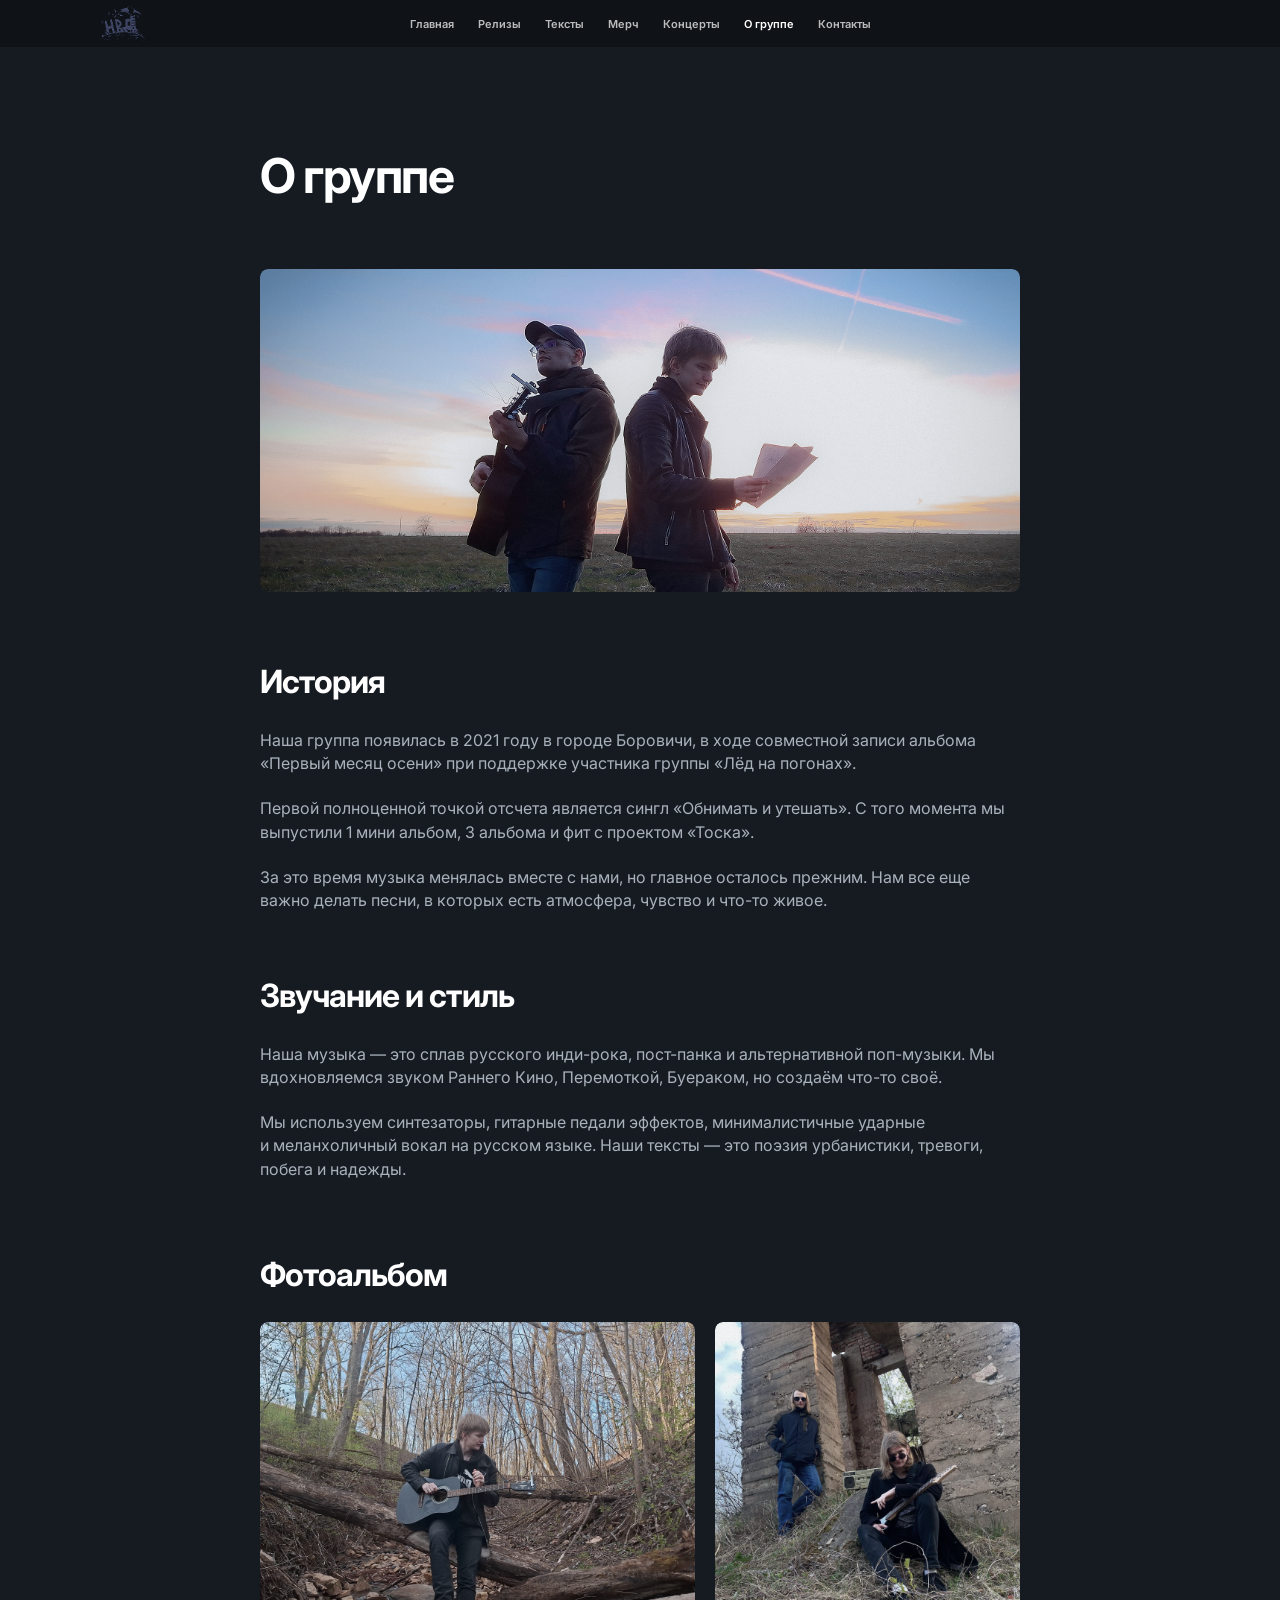
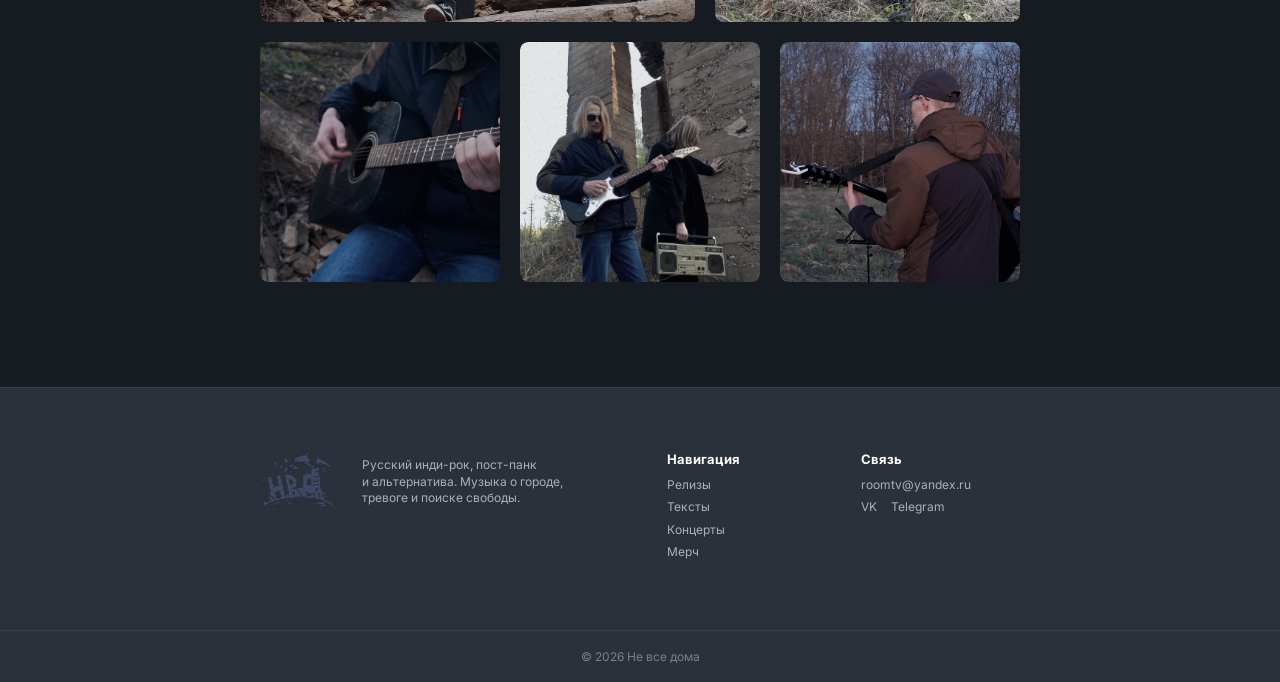
<file: about.html>
<!DOCTYPE html>
<html lang="ru">
<head>
    <meta charset="UTF-8">
    <meta name="viewport" content="width=device-width, initial-scale=1.0">
    <title>О&nbsp;группе — Не все дома</title>

    <link rel="preconnect" href="https://fonts.googleapis.com">
    <link rel="preconnect" href="https://fonts.gstatic.com" crossorigin>

    <link href="https://fonts.googleapis.com/css2?family=Inter:wght@300;400;500;600;700;800;900&display=swap" rel="stylesheet">

    <link rel="icon" type="image/png" href="assets/images/logo.png">
    <link rel="stylesheet" href="css/style.css">
    <link rel="stylesheet" href="css/about.css">
</head>
<body>

    <header class="header">
        <div class="header__inner">
            <a href="index.html" class="header__logo" aria-label="На главную">
                <img src="assets/images/logo.png" alt="Не все дома">
            </a>

            <nav class="header__nav">
                <a href="index.html">Главная</a>
                <a href="releases.html">Релизы</a>
                <a href="lyrics.html">Тексты</a>
                <a href="merch.html">Мерч</a>
                <a href="concerts.html">Концерты</a>
                <a href="about.html" class="is-active">О&nbsp;группе</a>
                <a href="contacts.html">Контакты</a>
            </nav>

            <button class="burger" type="button" aria-label="Открыть меню">
                <span></span>
                <span></span>
            </button>
        </div>
    </header>

    <main>
        <section class="about-page">
            <div class="container about-page__container">

                <div class="about-page__head" data-reveal>
                    <h1>О&nbsp;группе</h1>
                </div>

                <div class="about-hero-photo" data-reveal>
                    <img src="assets/images/about-hero.jpg" alt="Группа Не все дома">
                </div>

                <section class="about-text-block" data-reveal>
                    <h2>История</h2>

                    <p>
                        Наша группа появилась в&nbsp;2021 году в&nbsp;городе Боровичи, в&nbsp;ходе совместной записи альбома
                        «Первый месяц осени» при&nbsp;поддержке участника группы «Лёд на&nbsp;погонах».
                    </p>

                    <p>
                        Первой полноценной точкой отсчета является сингл «Обнимать и&nbsp;утешать».
                        С&nbsp;того момента мы выпустили 1 мини альбом, 3 альбома и&nbsp;фит с&nbsp;проектом «Тоска».
                    </p>

                    <p>
                        За&nbsp;это время музыка менялась вместе с&nbsp;нами, но&nbsp;главное осталось прежним.
                        Нам все еще важно делать песни, в&nbsp;которых есть атмосфера, чувство и&nbsp;что-то живое.
                    </p>
                </section>

                <section class="about-text-block" data-reveal>
                    <h2>Звучание и&nbsp;стиль</h2>

                    <p>
                        Наша музыка — это сплав русского инди-рока, пост-панка и&nbsp;альтернативной поп-музыки.
                        Мы вдохновляемся звуком Раннего Кино, Перемоткой, Буераком, но&nbsp;создаём что-то своё.
                    </p>

                    <p>
                        Мы используем синтезаторы, гитарные педали эффектов, минималистичные ударные
                        и&nbsp;меланхоличный вокал на&nbsp;русском языке. Наши тексты — это поэзия урбанистики,
                        тревоги, побега и&nbsp;надежды.
                    </p>
                </section>

                <section class="about-gallery-section" data-reveal>
                    <h2>Фотоальбом</h2>

                    <div class="about-gallery">
                        <figure class="about-gallery__item about-gallery__item--top-left">
                            <img src="assets/images/about-photo-1.jpg" alt="Фото группы">
                        </figure>

                        <figure class="about-gallery__item about-gallery__item--top-right">
                            <img src="assets/images/about-photo-2.jpg" alt="Фото группы">
                        </figure>

                        <figure class="about-gallery__item about-gallery__item--small-1">
                            <img src="assets/images/about-photo-3.jpg" alt="Фото группы">
                        </figure>

                        <figure class="about-gallery__item about-gallery__item--small-2">
                            <img src="assets/images/about-photo-4.jpg" alt="Фото группы">
                        </figure>

                        <figure class="about-gallery__item about-gallery__item--small-3">
                            <img src="assets/images/about-photo-5.jpg" alt="Фото группы">
                        </figure>
                    </div>
                </section>

            </div>
        </section>
    </main>

    <footer class="footer" id="contacts">
        <div class="footer__inner">
            <div class="footer__brand">
                <img src="assets/images/logo.png" alt="Не все дома">

                <p>
                    Русский инди-рок, пост-панк и&nbsp;альтернатива.
                    Музыка о&nbsp;городе, тревоге и&nbsp;поиске свободы.
                </p>
            </div>

            <div class="footer__col">
                <h3>Навигация</h3>
                <a href="releases.html">Релизы</a>
                <a href="lyrics.html">Тексты</a>
                <a href="concerts.html">Концерты</a>
                <a href="merch.html">Мерч</a>
            </div>

            <div class="footer__col footer__contacts">
                <h3>Связь</h3>
                <a href="mailto:roomtv@yandex.ru">roomtv@yandex.ru</a>

                <div class="footer__socials">
                    <a href="https://vk.com/nooneathome" target="_blank" rel="noopener">VK</a>
                    <a href="https://t.me/+zwWmMEf_yt8xZGQy" target="_blank" rel="noopener">Telegram</a>
                </div>
            </div>
        </div>

        <div class="footer__bottom">
            © 2026 Не все дома
        </div>
    </footer>

    <button class="scroll-top" type="button" aria-label="Наверх">
        ↑
    </button>

    <script src="js/script.js"></script>
</body>
</html>
</file>
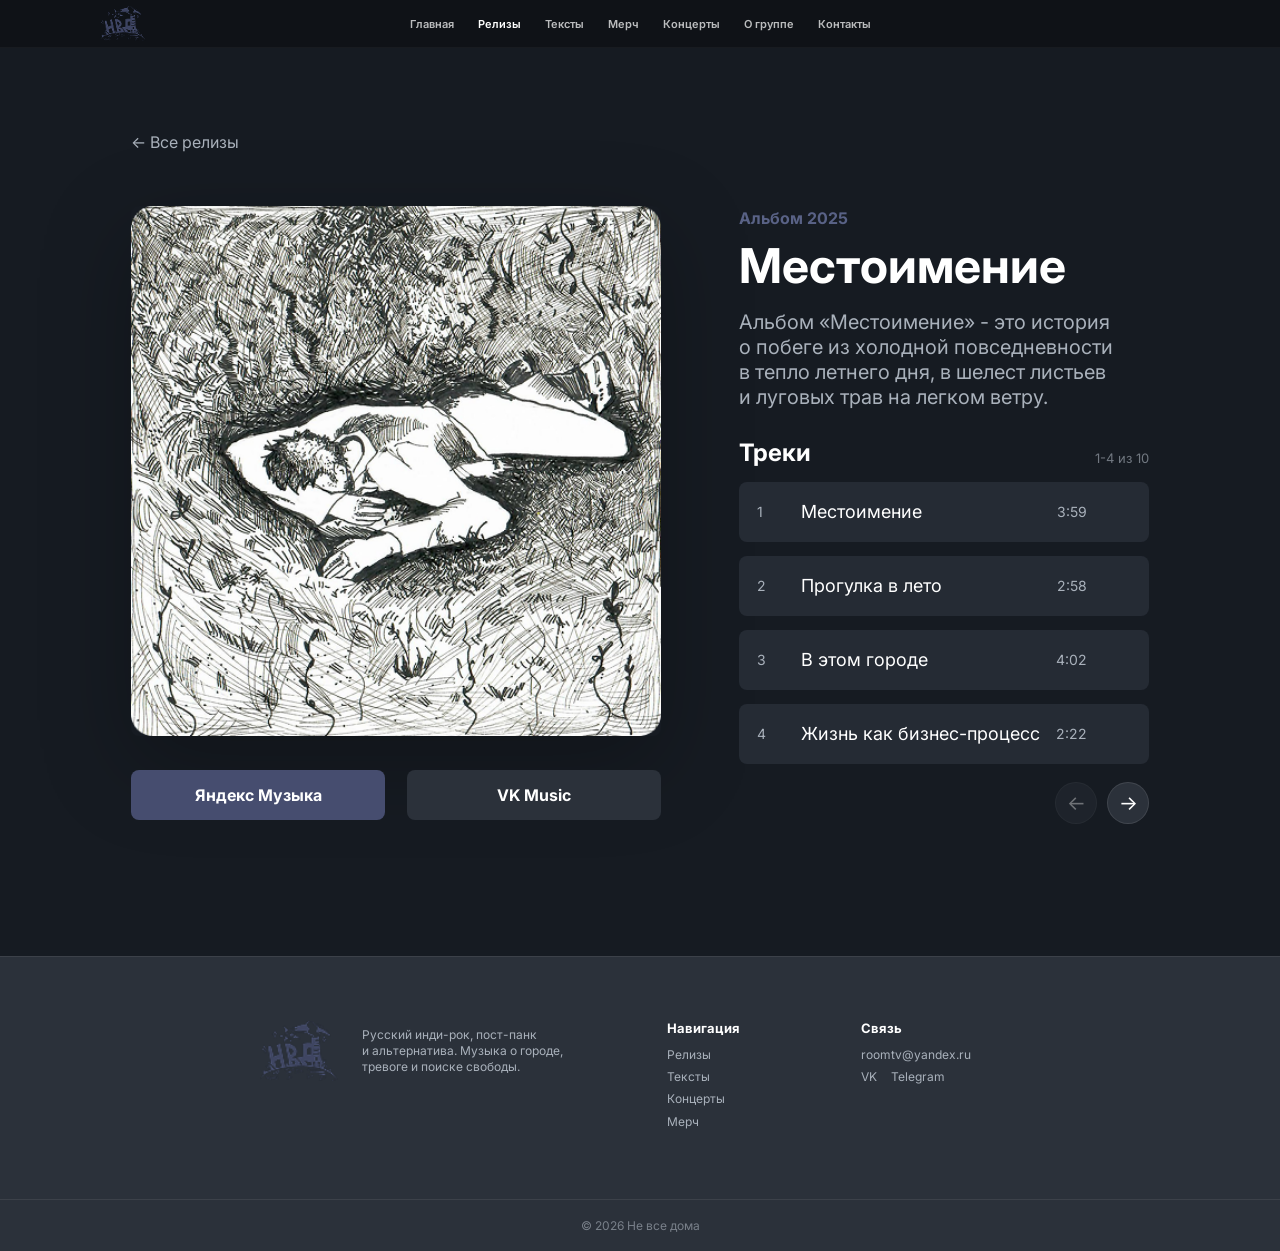
<file: album.html>
<!DOCTYPE html>
<html lang="ru">
<head>
    <meta charset="UTF-8">
    <meta name="viewport" content="width=device-width, initial-scale=1.0">
    <title>Альбом - Не все дома</title>

    <link rel="preconnect" href="https://fonts.googleapis.com">
    <link rel="preconnect" href="https://fonts.gstatic.com" crossorigin>

    <link href="https://fonts.googleapis.com/css2?family=Inter:wght@300;400;500;600;700;800;900&display=swap" rel="stylesheet">

    <link rel="icon" type="image/png" href="assets/images/logo.png">
    <link rel="stylesheet" href="css/style.css">
    <link rel="stylesheet" href="css/album.css">
</head>
<body>

    <header class="header">
        <div class="header__inner">
            <a href="index.html" class="header__logo" aria-label="На главную">
                <img src="assets/images/logo.png" alt="Не все дома">
            </a>

            <nav class="header__nav">
                <a href="index.html">Главная</a>
                <a href="releases.html" class="is-active">Релизы</a>
                <a href="lyrics.html">Тексты</a>
                <a href="merch.html">Мерч</a>
                <a href="concerts.html">Концерты</a>
                <a href="about.html">О&nbsp;группе</a>
                <a href="contacts.html">Контакты</a>
            </nav>

            <button class="burger" type="button" aria-label="Открыть меню">
                <span></span>
                <span></span>
            </button>
        </div>
    </header>

    <main>
        <section class="album-page">
            <div class="container album-page__container">
                <a href="releases.html" class="album-page__back" data-reveal>← Все релизы</a>

                <div class="album-page__layout">
                    <div class="album-page__media" data-reveal>
                        <img src="assets/images/album-mestoimenie.jpg" alt="" class="album-page__cover" data-album-cover>

                        <div class="album-page__links" data-album-services></div>
                    </div>

                    <div class="album-page__content" data-reveal>
                        <p class="album-page__meta" data-album-meta>Альбом 2025</p>
                        <h1 data-album-title>Местоимение</h1>
                        <p class="album-page__description" data-album-description></p>

                        <div class="album-tracks__head">
                            <h2>Треки</h2>
                            <p data-track-range></p>
                        </div>

                        <div class="album-tracks" data-track-list></div>

                        <div class="album-tracks__controls" data-track-controls>
                            <button type="button" class="album-tracks__control" data-track-prev aria-label="Предыдущие треки">←</button>
                            <button type="button" class="album-tracks__control" data-track-next aria-label="Следующие треки">→</button>
                        </div>
                    </div>
                </div>
            </div>
        </section>
    </main>

    <footer class="footer" id="contacts">
        <div class="footer__inner">
            <div class="footer__brand">
                <img src="assets/images/logo.png" alt="Не все дома">

                <p>
                    Русский инди-рок, пост-панк и&nbsp;альтернатива.
                    Музыка о&nbsp;городе, тревоге и&nbsp;поиске свободы.
                </p>
            </div>

            <div class="footer__col">
                <h3>Навигация</h3>
                <a href="releases.html">Релизы</a>
                <a href="lyrics.html">Тексты</a>
                <a href="concerts.html">Концерты</a>
                <a href="merch.html">Мерч</a>
            </div>

            <div class="footer__col footer__contacts">
                <h3>Связь</h3>
                <a href="mailto:roomtv@yandex.ru">roomtv@yandex.ru</a>

                <div class="footer__socials">
                    <a href="https://vk.com/nooneathome" target="_blank" rel="noopener">VK</a>
                    <a href="https://t.me/+zwWmMEf_yt8xZGQy" target="_blank" rel="noopener">Telegram</a>
                </div>
            </div>
        </div>

        <div class="footer__bottom">
            © 2026 Не все дома
        </div>
    </footer>

    <button class="scroll-top" type="button" aria-label="Наверх">
        ↑
    </button>

    <script src="js/releases-data.js"></script>
    <script src="js/album.js"></script>
    <script src="js/script.js"></script>
</body>
</html>
</file>
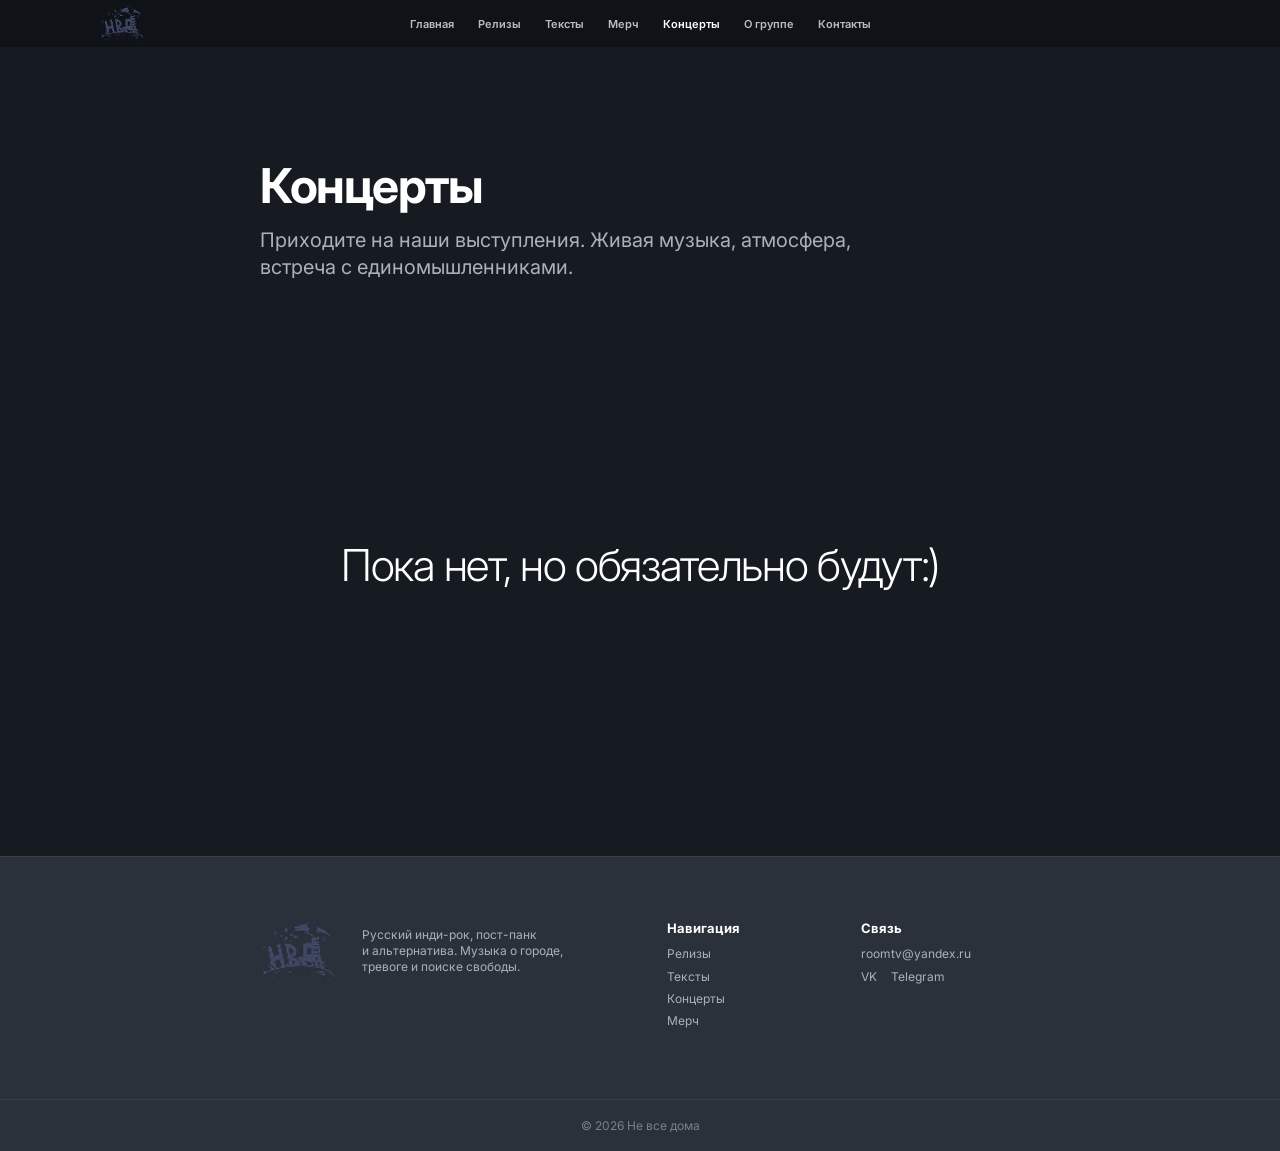
<file: concerts.html>
<!DOCTYPE html>
<html lang="ru">
<head>
    <meta charset="UTF-8">
    <meta name="viewport" content="width=device-width, initial-scale=1.0">
    <title>Концерты — Не все дома</title>

    <link rel="preconnect" href="https://fonts.googleapis.com">
    <link rel="preconnect" href="https://fonts.gstatic.com" crossorigin>

    <link href="https://fonts.googleapis.com/css2?family=Inter:wght@300;400;500;600;700;800;900&display=swap" rel="stylesheet">

    <link rel="icon" type="image/png" href="assets/images/logo.png">
    <link rel="stylesheet" href="css/style.css">
    <link rel="stylesheet" href="css/concerts.css">
</head>
<body>

    <header class="header">
        <div class="header__inner">
            <a href="index.html" class="header__logo" aria-label="На главную">
                <img src="assets/images/logo.png" alt="Не все дома">
            </a>

            <nav class="header__nav">
                <a href="index.html">Главная</a>
                <a href="releases.html">Релизы</a>
                <a href="lyrics.html">Тексты</a>
                <a href="merch.html">Мерч</a>
                <a href="concerts.html" class="is-active">Концерты</a>
                <a href="about.html">О&nbsp;группе</a>
                <a href="contacts.html">Контакты</a>
            </nav>

            <button class="burger" type="button" aria-label="Открыть меню">
                <span></span>
                <span></span>
            </button>
        </div>
    </header>

    <main>
        <section class="concerts-page">
            <div class="container">
                <div class="concerts-page__head" data-reveal>
                    <h1>Концерты</h1>

                    <p>
                        Приходите на&nbsp;наши выступления. Живая музыка, атмосфера,
                        встреча с&nbsp;единомышленниками.
                    </p>
                </div>

                <div class="concerts-page__empty" data-reveal>
                    <p>Пока нет, но&nbsp;обязательно будут:)</p>
                </div>
            </div>
        </section>
    </main>

    <footer class="footer" id="contacts">
        <div class="footer__inner">
            <div class="footer__brand">
                <img src="assets/images/logo.png" alt="Не все дома">

                <p>
                    Русский инди-рок, пост-панк и&nbsp;альтернатива.
                    Музыка о&nbsp;городе, тревоге и&nbsp;поиске свободы.
                </p>
            </div>

            <div class="footer__col">
                <h3>Навигация</h3>
                <a href="releases.html">Релизы</a>
                <a href="lyrics.html">Тексты</a>
                <a href="concerts.html">Концерты</a>
                <a href="merch.html">Мерч</a>
            </div>

            <div class="footer__col footer__contacts">
                <h3>Связь</h3>
                <a href="mailto:roomtv@yandex.ru">roomtv@yandex.ru</a>

                <div class="footer__socials">
                    <a href="https://vk.com/nooneathome" target="_blank" rel="noopener">VK</a>
                    <a href="https://t.me/+zwWmMEf_yt8xZGQy" target="_blank" rel="noopener">Telegram</a>
                </div>
            </div>
        </div>

        <div class="footer__bottom">
            © 2026 Не все дома
        </div>
    </footer>

    <button class="scroll-top" type="button" aria-label="Наверх">
        ↑
    </button>

    <script src="js/script.js"></script>
</body>
</html>
</file>
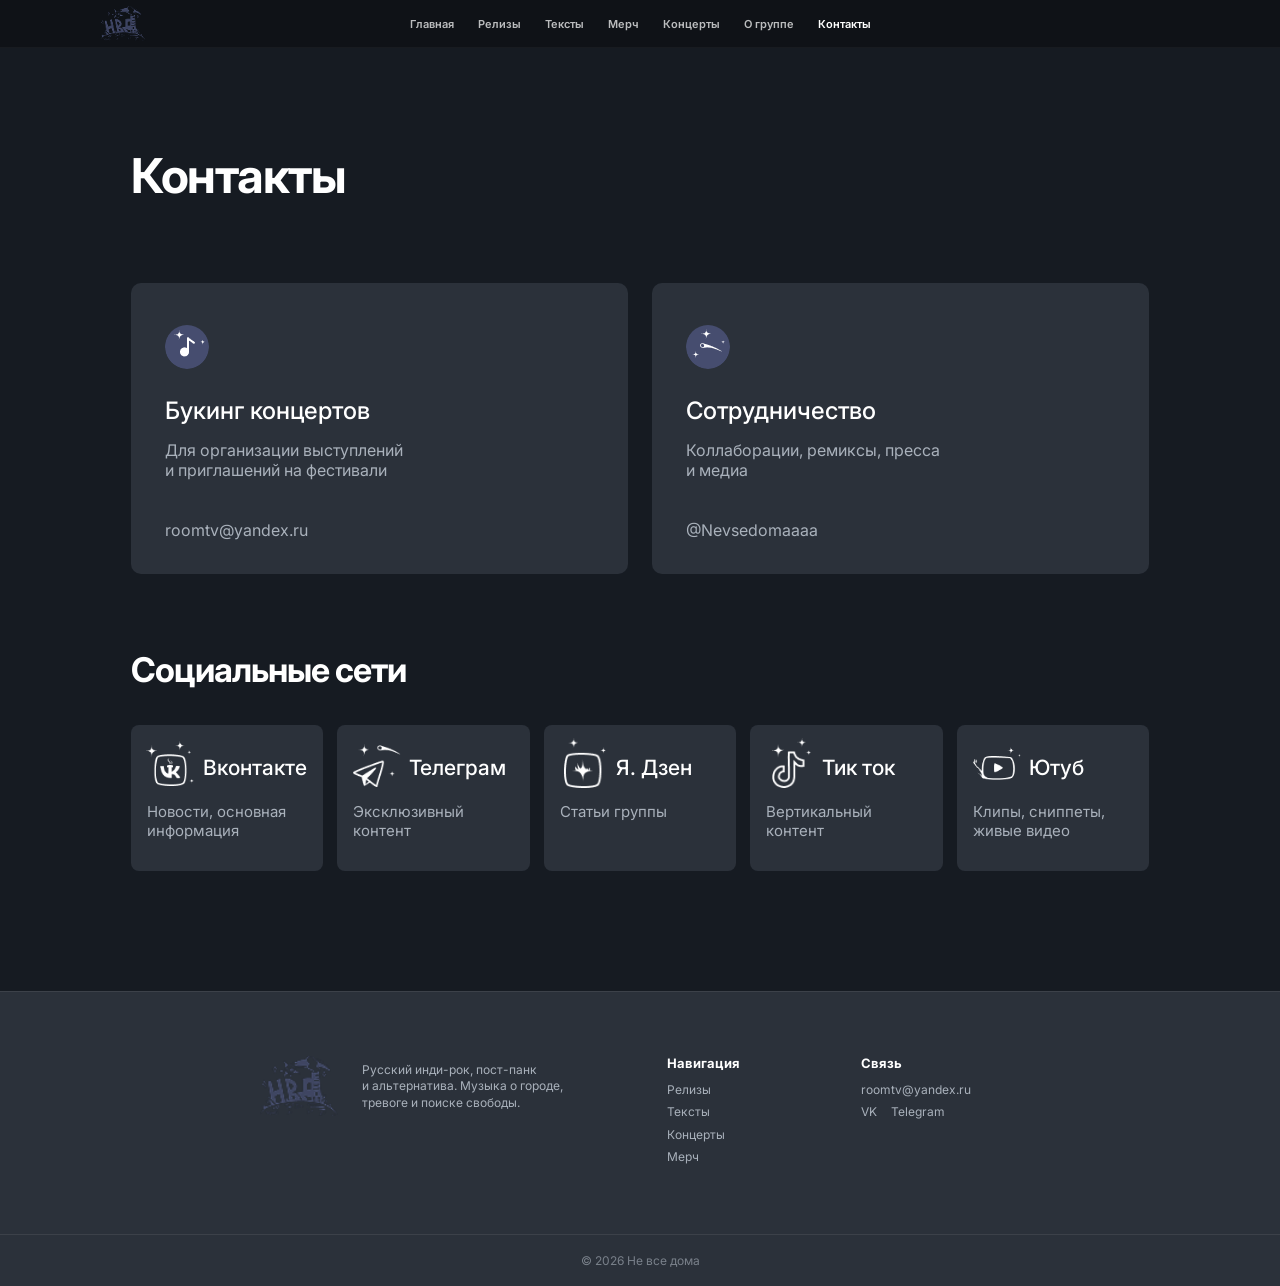
<file: contacts.html>
<!DOCTYPE html>
<html lang="ru">
<head>
    <meta charset="UTF-8">
    <meta name="viewport" content="width=device-width, initial-scale=1.0">
    <title>Контакты — Не все дома</title>

    <link rel="preconnect" href="https://fonts.googleapis.com">
    <link rel="preconnect" href="https://fonts.gstatic.com" crossorigin>

    <link href="https://fonts.googleapis.com/css2?family=Inter:wght@300;400;500;600;700;800;900&display=swap" rel="stylesheet">

    <link rel="icon" type="image/png" href="assets/images/logo.png">
    <link rel="stylesheet" href="css/style.css">
    <link rel="stylesheet" href="css/contacts.css">
</head>
<body>

    <header class="header">
        <div class="header__inner">
            <a href="index.html" class="header__logo" aria-label="На главную">
                <img src="assets/images/logo.png" alt="Не все дома">
            </a>

            <nav class="header__nav">
                <a href="index.html">Главная</a>
                <a href="releases.html">Релизы</a>
                <a href="lyrics.html">Тексты</a>
                <a href="merch.html">Мерч</a>
                <a href="concerts.html">Концерты</a>
                <a href="about.html">О&nbsp;группе</a>
                <a href="contacts.html" class="is-active">Контакты</a>
            </nav>

            <button class="burger" type="button" aria-label="Открыть меню">
                <span></span>
                <span></span>
            </button>
        </div>
    </header>

    <main>
        <section class="contacts-page">
            <div class="contacts-page__container">

                <div class="contacts-page__head" data-reveal>
                    <h1>Контакты</h1>
                </div>

                <div class="contacts-main-grid">

                    <article class="contact-card" data-reveal>
                        <div class="contact-card__icon" aria-hidden="true">
                            <img src="assets/images/Icon-book (1).png" alt="" draggable="false">
                        </div>

                        <h2>Букинг концертов</h2>

                        <p>
                            Для&nbsp;организации выступлений<br>
                            и&nbsp;приглашений на&nbsp;фестивали
                        </p>

                        <a href="mailto:roomtv@yandex.ru">roomtv@yandex.ru</a>
                    </article>

                    <article class="contact-card" data-reveal>
                        <div class="contact-card__icon" aria-hidden="true">
                            <img src="assets/images/Icon-sot.png" alt="" draggable="false">
                        </div>

                        <h2>Сотрудничество</h2>

                        <p>
                            Коллаборации, ремиксы, пресса<br>
                            и&nbsp;медиа
                        </p>

                        <a href="https://t.me/+zwWmMEf_yt8xZGQy" target="_blank" rel="noopener">
                            @Nevsedomaaaa
                        </a>
                    </article>

                </div>

                <section class="socials-section" data-reveal>
                    <h2>Социальные сети</h2>

                    <div class="socials-grid">

                        <a href="https://vk.com/nooneathome" class="social-card" target="_blank" rel="noopener">
                            <span class="social-card__head">
                                <span class="social-card__icon social-card__icon--vk" aria-hidden="true">
                                    <img src="assets/images/Vk-ikon.png" alt="" draggable="false">
                                </span>
                                <h3>Вконтакте</h3>
                            </span>
                            <p>Новости, основная информация</p>
                        </a>

                        <a href="https://t.me/+zwWmMEf_yt8xZGQy" class="social-card" target="_blank" rel="noopener">
                            <span class="social-card__head">
                                <span class="social-card__icon social-card__icon--tg" aria-hidden="true">
                                    <img src="assets/images/TG-ikon.png" alt="" draggable="false">
                                </span>
                                <h3>Телеграм</h3>
                            </span>
                            <p>Эксклюзивный контент</p>
                        </a>

                        <a href="https://dzen.ru/nevsedoma_band" class="social-card" target="_blank" rel="noopener">
                            <span class="social-card__head">
                                <span class="social-card__icon social-card__icon--dzen" aria-hidden="true">
                                    <img src="assets/images/dzen-ikon.png" alt="" draggable="false">
                                </span>
                                <h3>Я. Дзен</h3>
                            </span>
                            <p>Статьи группы</p>
                        </a>

                        <a href="https://www.tiktok.com/@nevsedoma_band" class="social-card" target="_blank" rel="noopener">
                            <span class="social-card__head">
                                <span class="social-card__icon social-card__icon--tiktok" aria-hidden="true">
                                    <img src="assets/images/tiktok-ikon.png" alt="" draggable="false">
                                </span>
                                <h3>Тик ток</h3>
                            </span>
                            <p>Вертикальный контент</p>
                        </a>

                        <a href="https://www.youtube.com/@Невседома-ш3с" class="social-card" target="_blank" rel="noopener">
                            <span class="social-card__head">
                                <span class="social-card__icon social-card__icon--youtube" aria-hidden="true">
                                    <img src="assets/images/Ut-ikon.png" alt="" draggable="false">
                                </span>
                                <h3>Ютуб</h3>
                            </span>
                            <p>Клипы, сниппеты, живые видео</p>
                        </a>

                    </div>
                </section>

            </div>
        </section>
    </main>

    <footer class="footer" id="contacts-footer">
        <div class="footer__inner">
            <div class="footer__brand">
                <img src="assets/images/logo.png" alt="Не все дома">

                <p>
                    Русский инди-рок, пост-панк и&nbsp;альтернатива.
                    Музыка о&nbsp;городе, тревоге и&nbsp;поиске свободы.
                </p>
            </div>

            <div class="footer__col">
                <h3>Навигация</h3>
                <a href="releases.html">Релизы</a>
                <a href="lyrics.html">Тексты</a>
                <a href="concerts.html">Концерты</a>
                <a href="merch.html">Мерч</a>
            </div>

            <div class="footer__col footer__contacts">
                <h3>Связь</h3>

                <a href="mailto:roomtv@yandex.ru">roomtv@yandex.ru</a>

                <div class="footer__socials">
                    <a href="https://vk.com/nooneathome" target="_blank" rel="noopener">VK</a>
                    <a href="https://t.me/+zwWmMEf_yt8xZGQy" target="_blank" rel="noopener">Telegram</a>
                </div>
            </div>
        </div>

        <div class="footer__bottom">
            © 2026 Не все дома
        </div>
    </footer>

    <button class="scroll-top" type="button" aria-label="Наверх">
        ↑
    </button>

    <script src="js/script.js"></script>
</body>
</html>
</file>
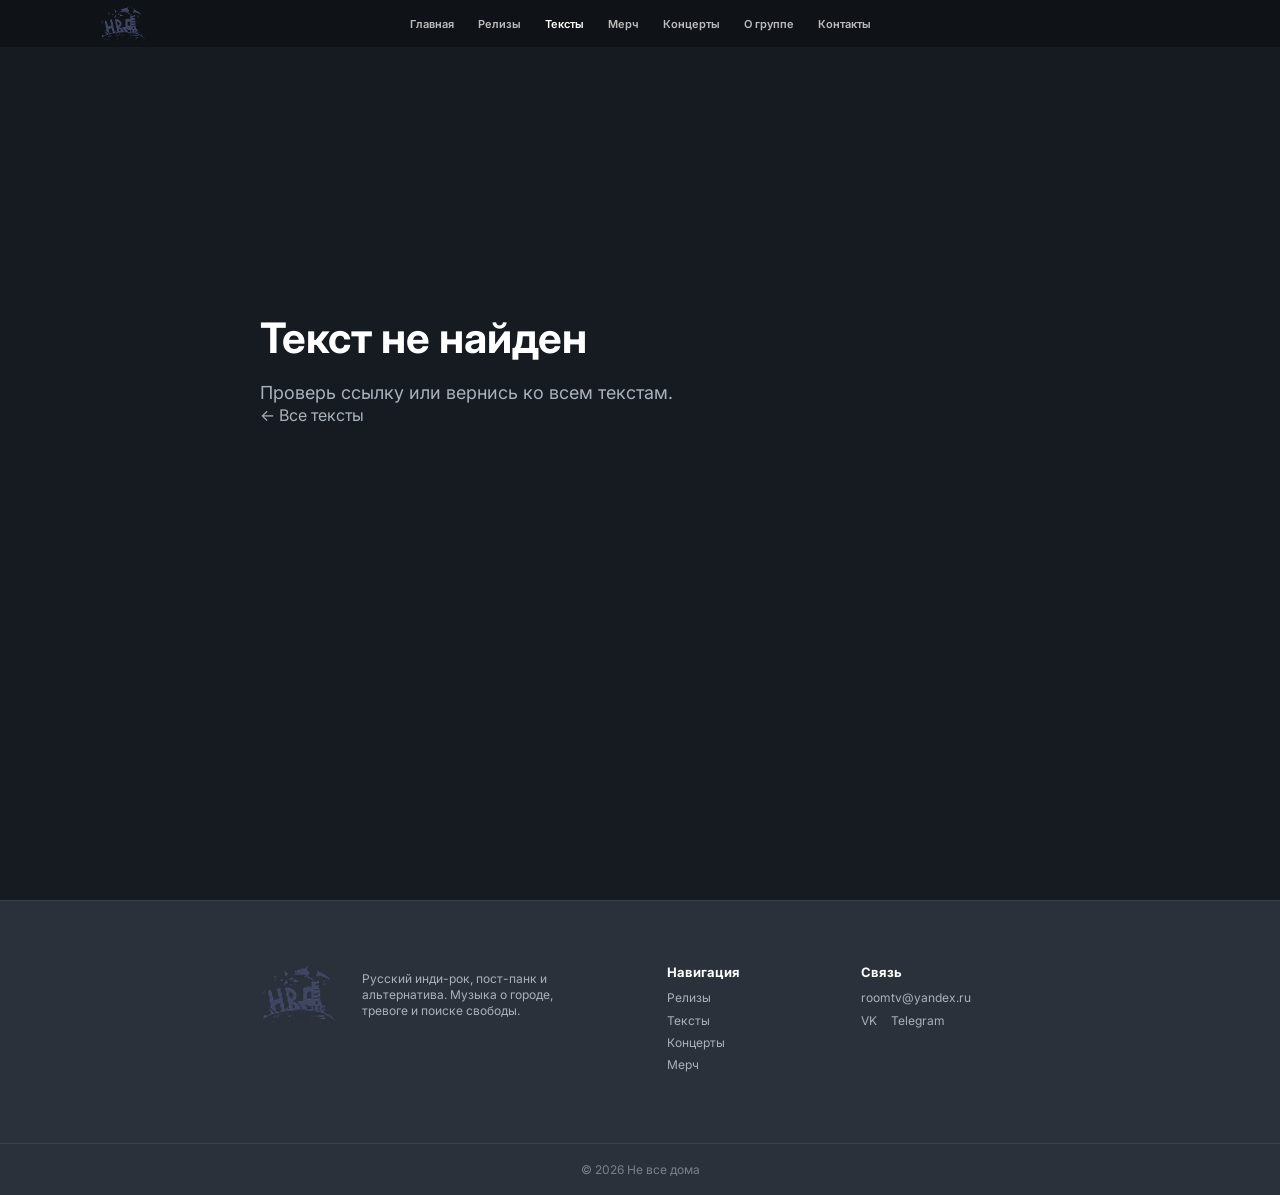
<file: lyric.html>
<!DOCTYPE html>
<html lang="ru">
<head>
    <meta charset="UTF-8">
    <meta name="viewport" content="width=device-width, initial-scale=1.0">
    <title>Текст песни - Не все дома</title>

    <link rel="preconnect" href="https://fonts.googleapis.com">
    <link rel="preconnect" href="https://fonts.gstatic.com" crossorigin>

    <link href="https://fonts.googleapis.com/css2?family=Inter:wght@300;400;500;600;700;800;900&display=swap" rel="stylesheet">

    <link rel="icon" type="image/png" href="assets/images/logo.png">
    <link rel="stylesheet" href="css/style.css">
    <link rel="stylesheet" href="css/lyrics.css">
</head>
<body>

    <header class="header">
        <div class="header__inner">
            <a href="index.html" class="header__logo" aria-label="На главную">
                <img src="assets/images/logo.png" alt="Не все дома">
            </a>

            <nav class="header__nav">
                <a href="index.html">Главная</a>
                <a href="releases.html">Релизы</a>
                <a href="lyrics.html" class="is-active">Тексты</a>
                <a href="merch.html">Мерч</a>
                <a href="concerts.html">Концерты</a>
                <a href="about.html">О группе</a>
                <a href="contacts.html">Контакты</a>
            </nav>

            <button class="burger" type="button" aria-label="Открыть меню">
                <span></span>
                <span></span>
            </button>
        </div>
    </header>

    <main>
        <section class="lyric-page">
            <div class="container lyric-page__container">
                <a href="lyrics.html" class="lyric-page__back" data-reveal>← Все тексты</a>

                <div class="lyric-page__head" data-reveal>
                    <h1 data-lyric-title>Местоимение</h1>
                    <p data-lyric-meta>Альбом «Местоимение» (2025)</p>

                    <div class="lyric-page__actions">
                        <a href="album.html" class="lyric-page__button lyric-page__button--primary" data-album-link>Перейти к альбому</a>
                        <a href="#" class="lyric-page__button" data-service-link>Слушать на площадках</a>
                    </div>
                </div>

                <article class="lyric-body" data-reveal>
                    <div data-lyric-body></div>
                </article>
            </div>
        </section>
    </main>

    <footer class="footer" id="contacts">
        <div class="footer__inner">
            <div class="footer__brand">
                <img src="assets/images/logo.png" alt="Не все дома">

                <p>
                    Русский инди-рок, пост-панк и альтернатива.
                    Музыка о городе, тревоге и поиске свободы.
                </p>
            </div>

            <div class="footer__col">
                <h3>Навигация</h3>
                <a href="releases.html">Релизы</a>
                <a href="lyrics.html">Тексты</a>
                <a href="concerts.html">Концерты</a>
                <a href="merch.html">Мерч</a>
            </div>

            <div class="footer__col footer__contacts">
                <h3>Связь</h3>
                <a href="mailto:roomtv@yandex.ru">roomtv@yandex.ru</a>

                <div class="footer__socials">
                    <a href="https://vk.com/nooneathome" target="_blank" rel="noopener">VK</a>
                    <a href="https://t.me/+zwWmMEf_yt8xZGQy" target="_blank" rel="noopener">Telegram</a>
                </div>
            </div>
        </div>

        <div class="footer__bottom">
            © 2026 Не все дома
        </div>
    </footer>

    <button class="scroll-top" type="button" aria-label="Наверх">
        ↑
    </button>

    <script src="js/releases-data.js"></script>
    <script src="js/lyric.js"></script>
    <script src="js/script.js"></script>
</body>
</html>
</file>
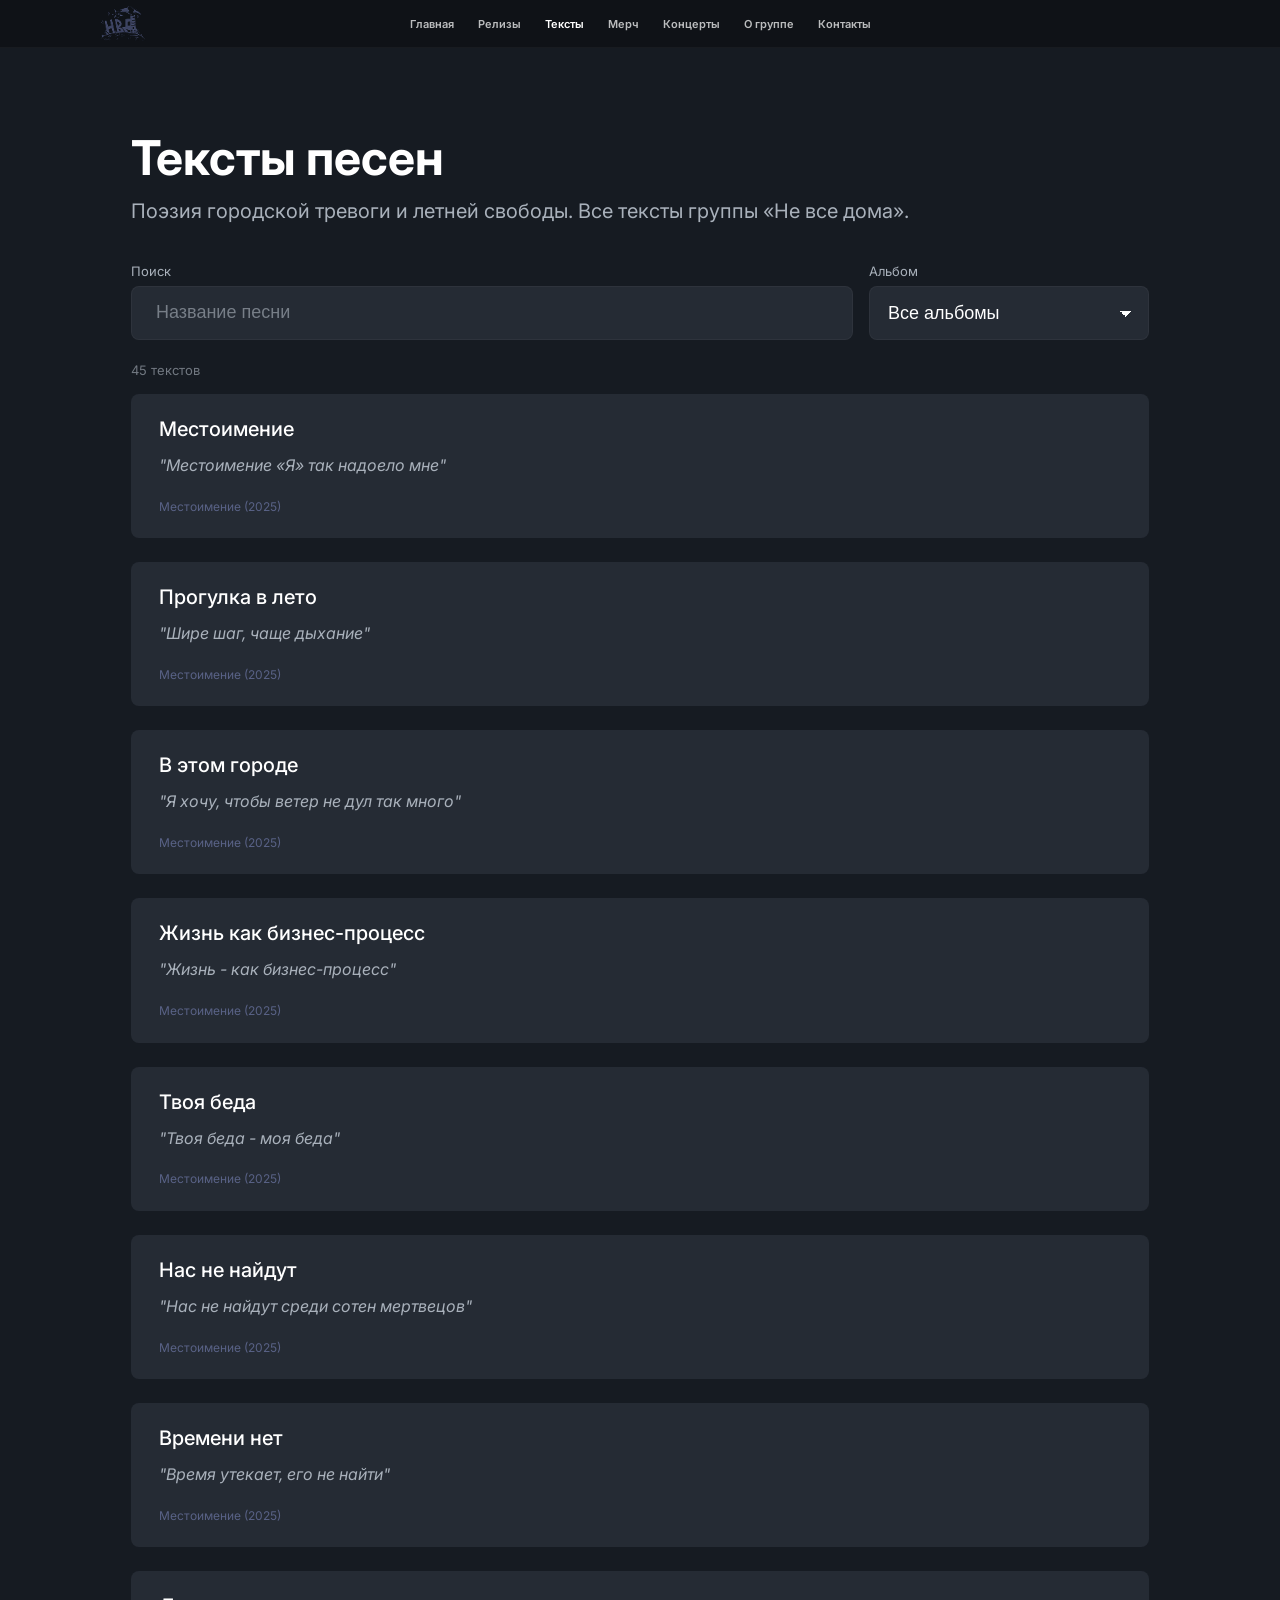
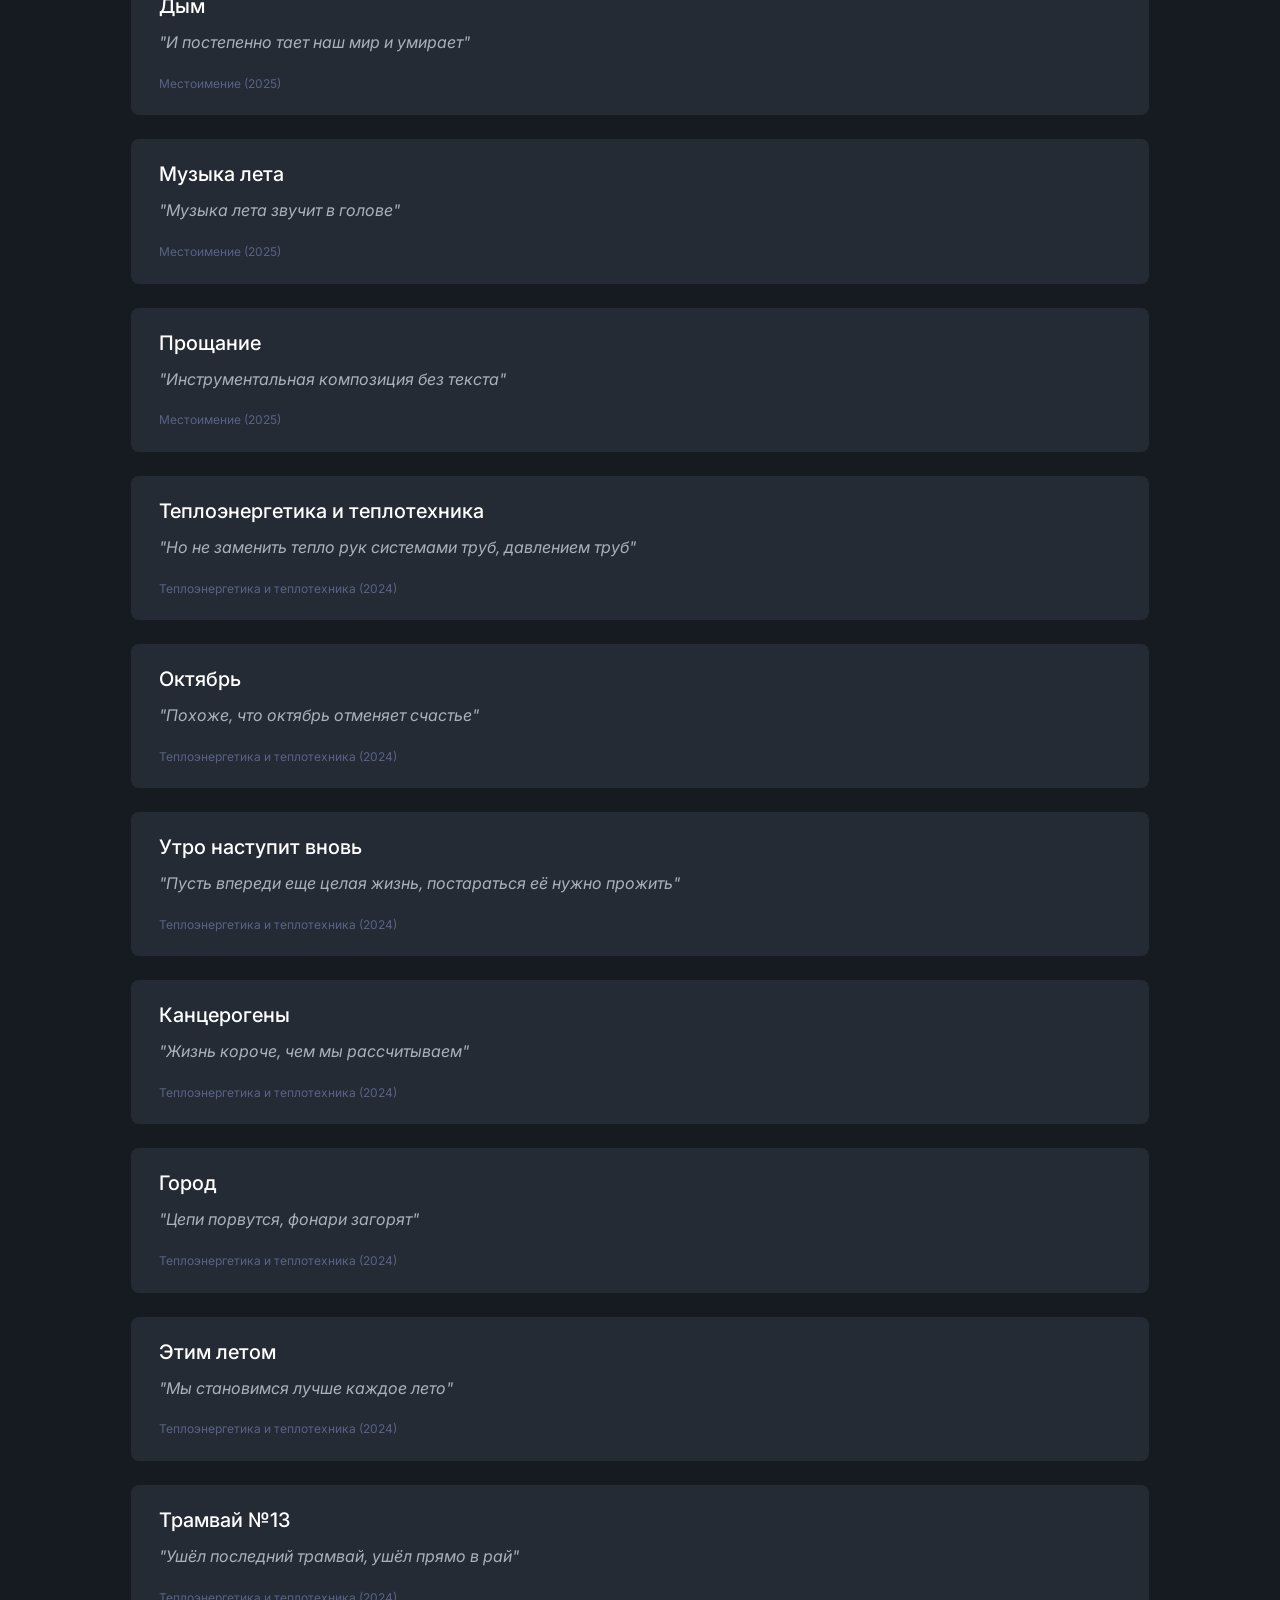
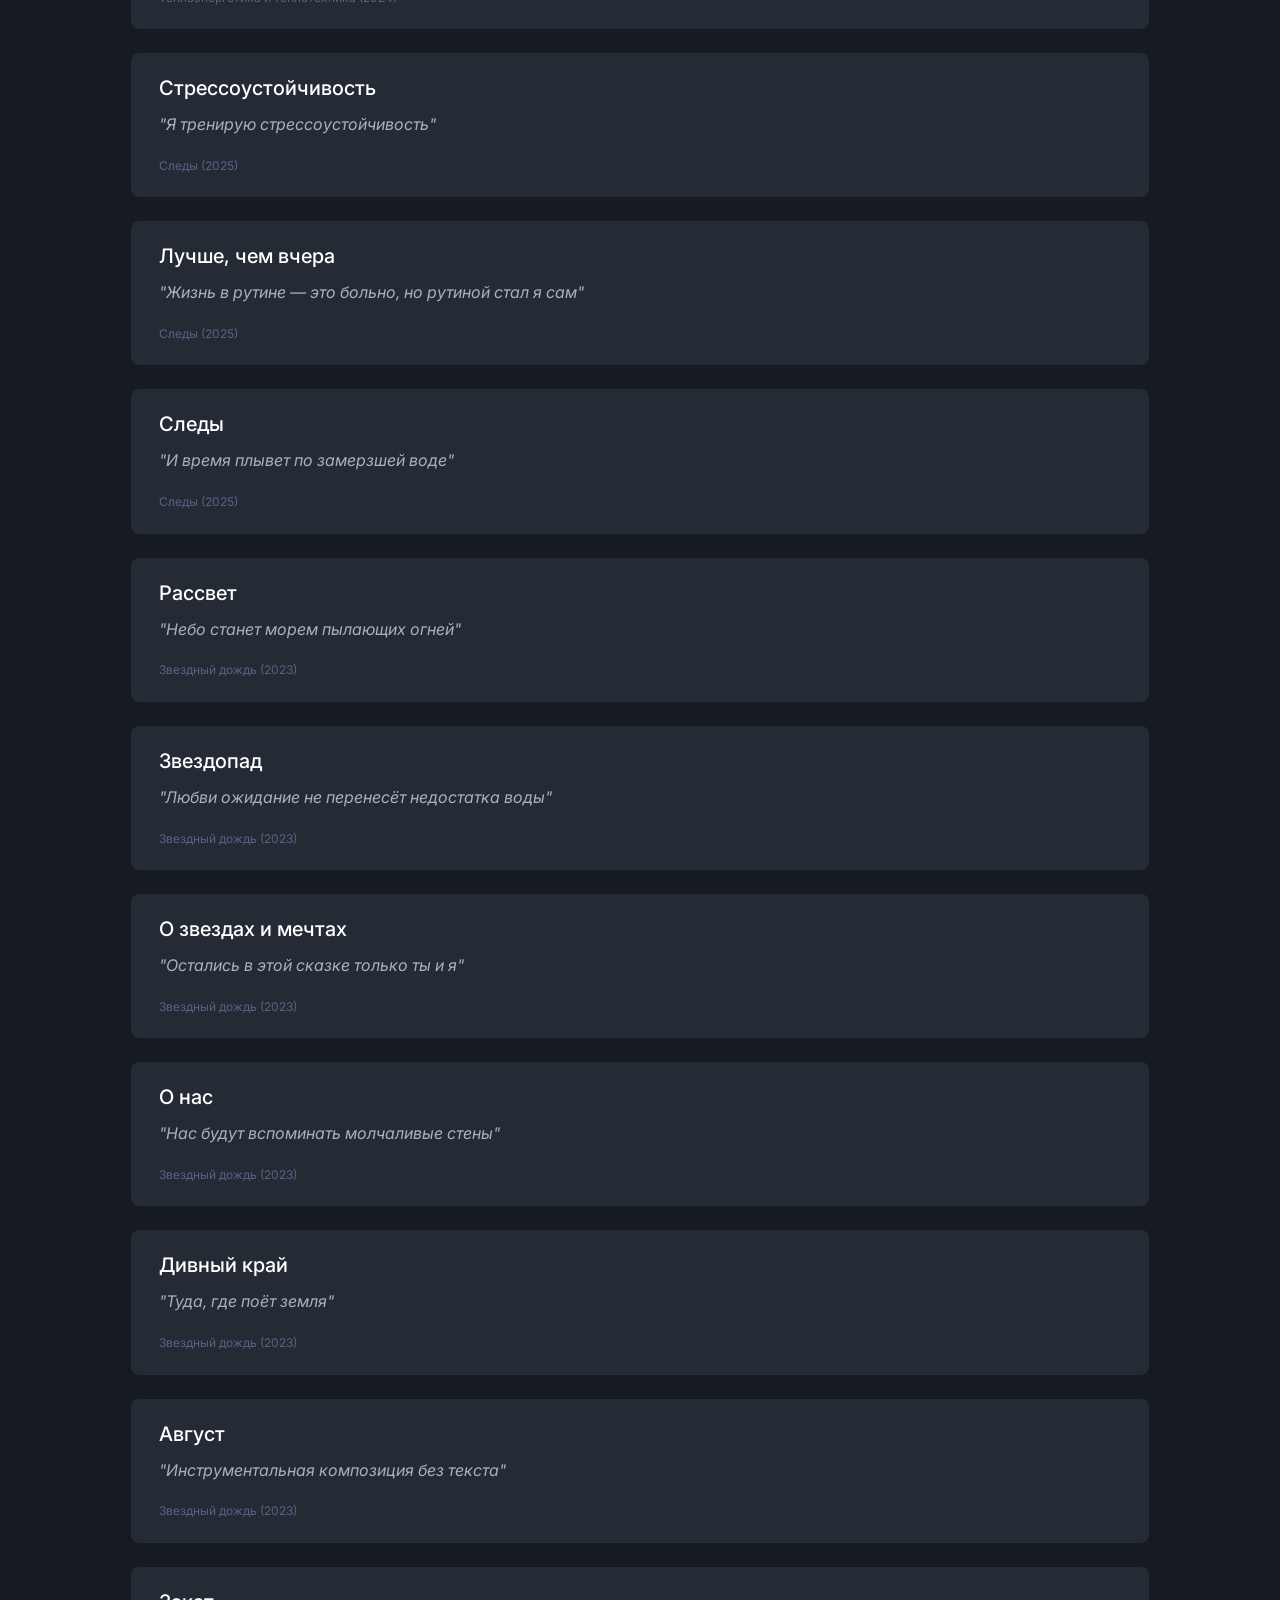
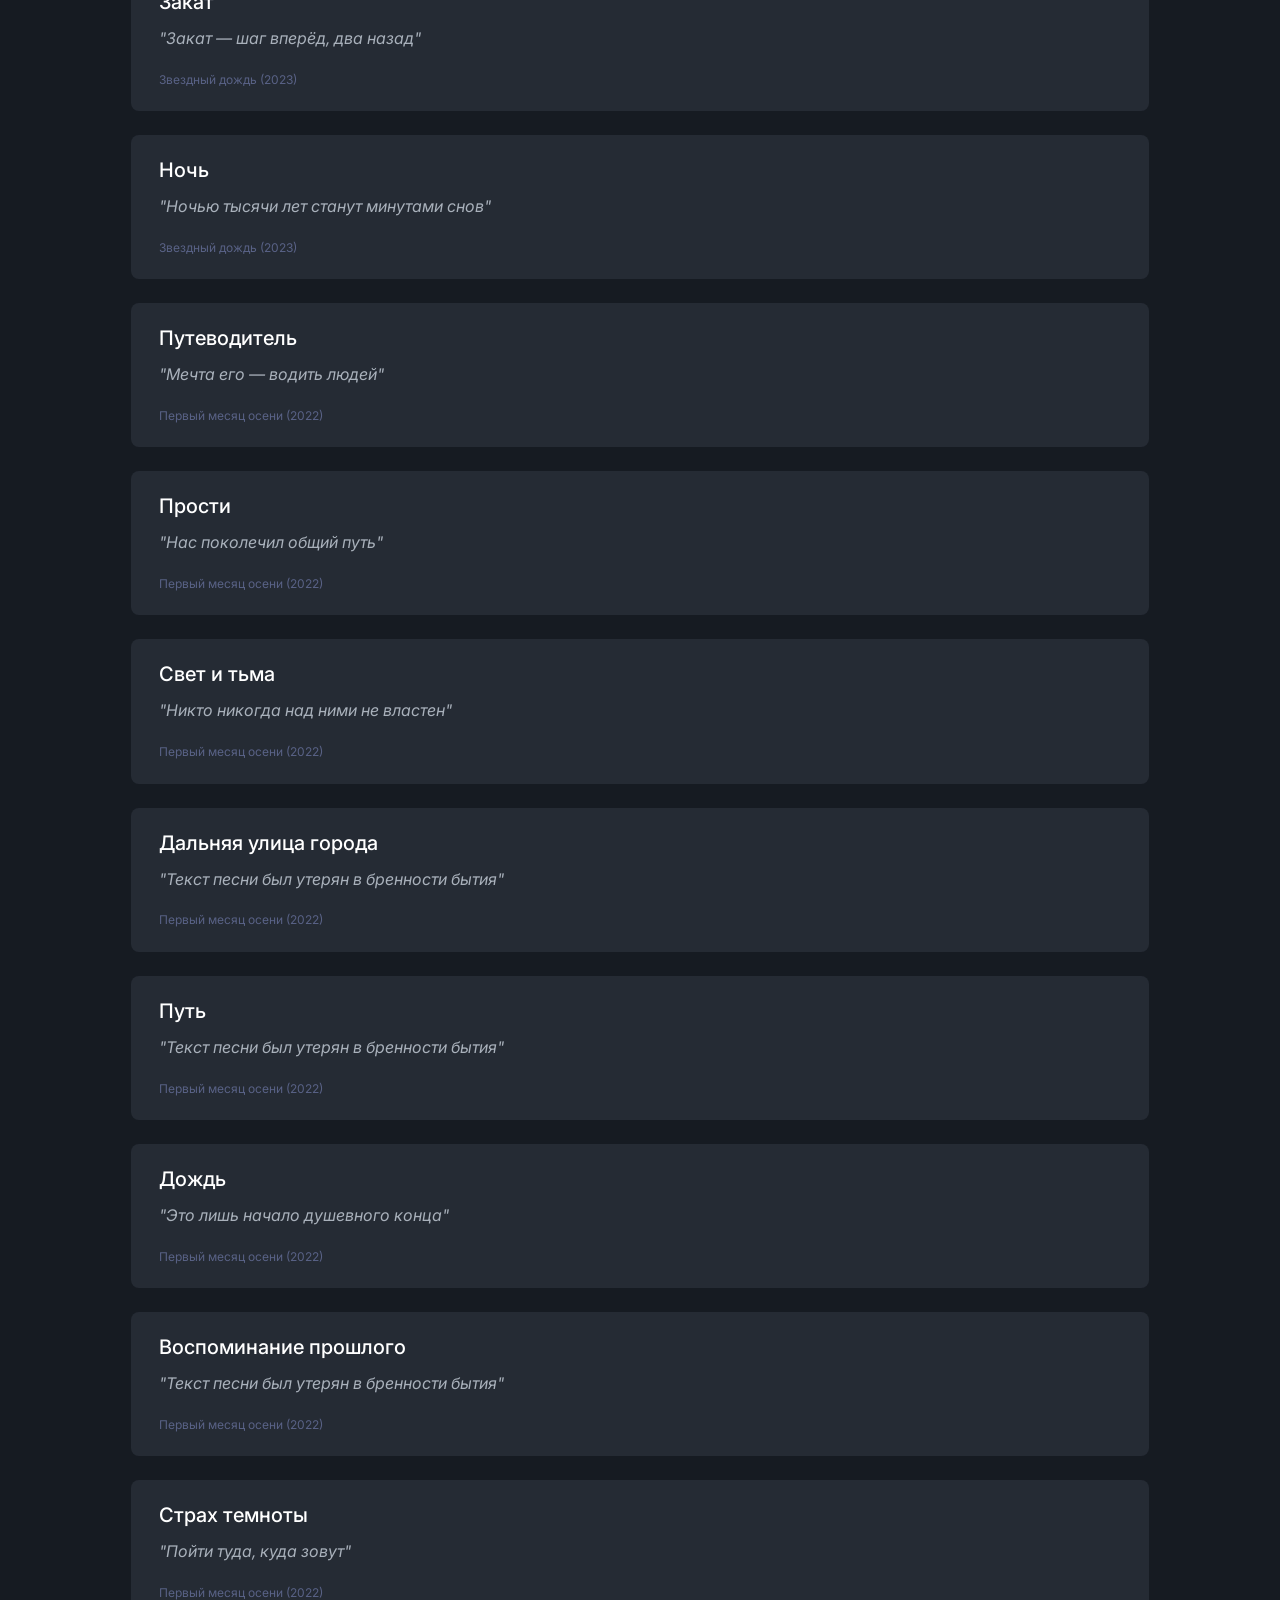
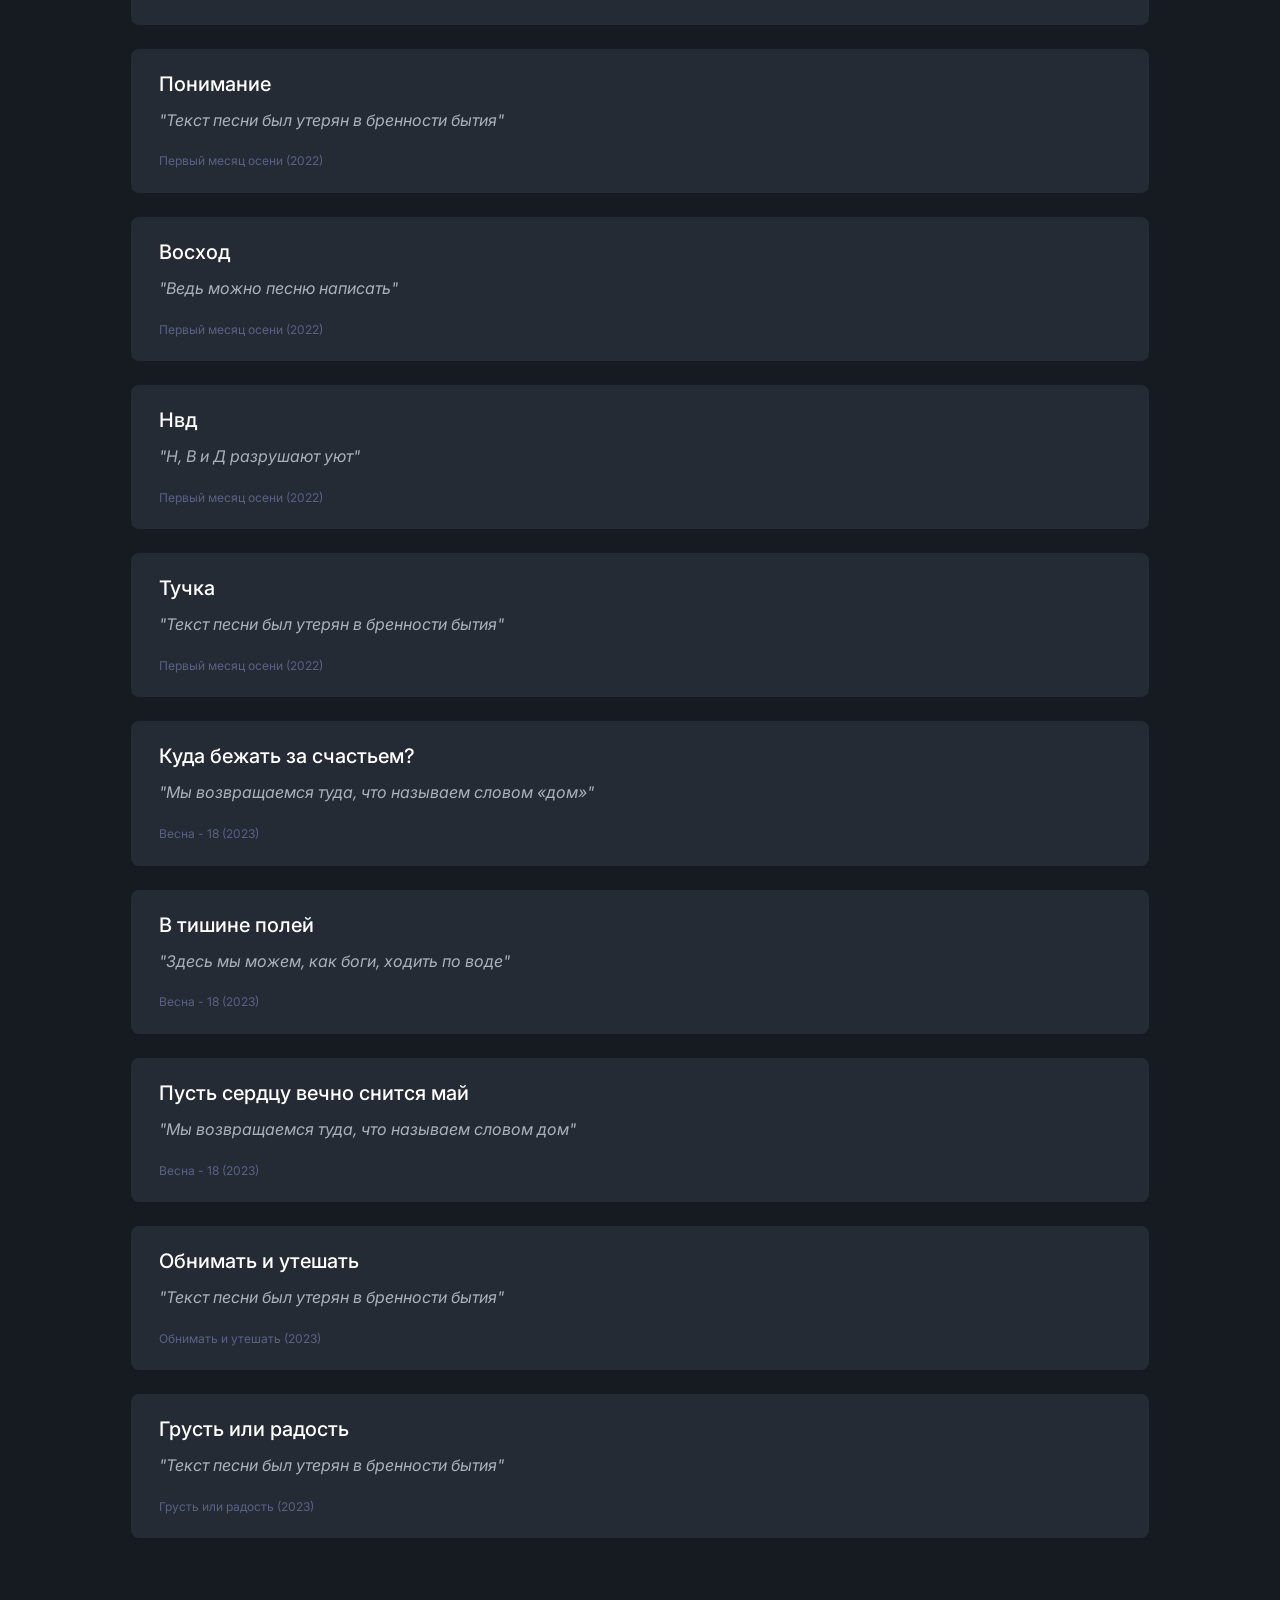
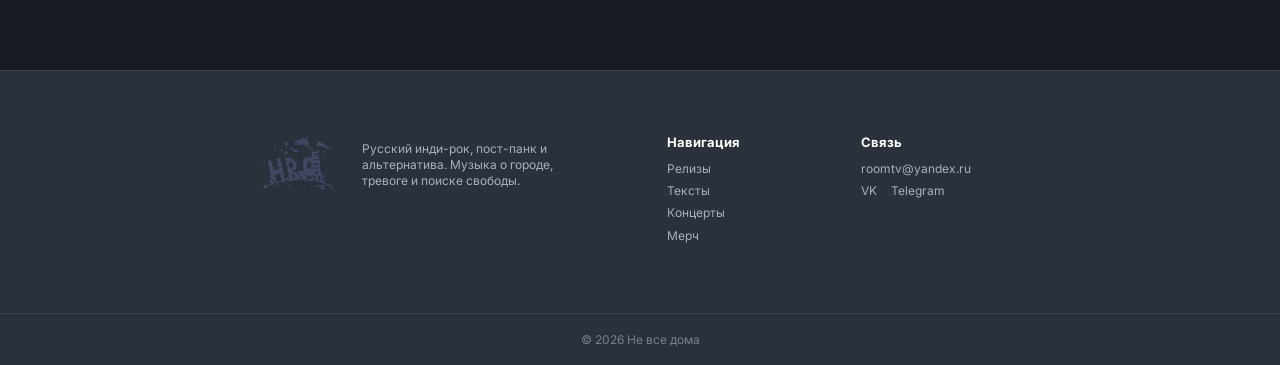
<file: lyrics.html>
<!DOCTYPE html>
<html lang="ru">
<head>
    <meta charset="UTF-8">
    <meta name="viewport" content="width=device-width, initial-scale=1.0">
    <title>Тексты песен - Не все дома</title>

    <link rel="preconnect" href="https://fonts.googleapis.com">
    <link rel="preconnect" href="https://fonts.gstatic.com" crossorigin>

    <link href="https://fonts.googleapis.com/css2?family=Inter:wght@300;400;500;600;700;800;900&display=swap" rel="stylesheet">

    <link rel="icon" type="image/png" href="assets/images/logo.png">
    <link rel="stylesheet" href="css/style.css">
    <link rel="stylesheet" href="css/lyrics.css">
</head>
<body>

    <header class="header">
        <div class="header__inner">
            <a href="index.html" class="header__logo" aria-label="На главную">
                <img src="assets/images/logo.png" alt="Не все дома">
            </a>

            <nav class="header__nav">
                <a href="index.html">Главная</a>
                <a href="releases.html">Релизы</a>
                <a href="lyrics.html" class="is-active">Тексты</a>
                <a href="merch.html">Мерч</a>
                <a href="concerts.html">Концерты</a>
                <a href="about.html">О группе</a>
                <a href="contacts.html">Контакты</a>
            </nav>

            <button class="burger" type="button" aria-label="Открыть меню">
                <span></span>
                <span></span>
            </button>
        </div>
    </header>

    <main>
        <section class="lyrics-page">
            <div class="container lyrics-page__container">
                <div class="lyrics-page__head" data-reveal>
                    <h1>Тексты песен</h1>
                    <p>Поэзия городской тревоги и летней свободы. Все тексты группы «Не все дома».</p>
                </div>

                <div class="lyrics-filters" data-reveal>
                    <label class="lyrics-search">
                        <span>Поиск</span>
                        <span class="lyrics-search__field">
                            <input type="search" placeholder="Название песни" data-lyrics-search>
                            <button type="button" class="lyrics-search__clear" data-lyrics-clear aria-label="Очистить поиск">×</button>
                        </span>
                    </label>

                    <label class="lyrics-filter">
                        <span>Альбом</span>
                        <select data-lyrics-album></select>
                    </label>
                </div>

                <p class="lyrics-page__count" data-lyrics-count></p>
                <div class="lyrics-list" data-lyrics-list></div>
                <p class="lyrics-page__empty" data-lyrics-empty hidden>Ничего не найдено.</p>
            </div>
        </section>
    </main>

    <footer class="footer" id="contacts">
        <div class="footer__inner">
            <div class="footer__brand">
                <img src="assets/images/logo.png" alt="Не все дома">

                <p>
                    Русский инди-рок, пост-панк и альтернатива.
                    Музыка о городе, тревоге и поиске свободы.
                </p>
            </div>

            <div class="footer__col">
                <h3>Навигация</h3>
                <a href="releases.html">Релизы</a>
                <a href="lyrics.html">Тексты</a>
                <a href="concerts.html">Концерты</a>
                <a href="merch.html">Мерч</a>
            </div>

            <div class="footer__col footer__contacts">
                <h3>Связь</h3>
                <a href="mailto:roomtv@yandex.ru">roomtv@yandex.ru</a>

                <div class="footer__socials">
                    <a href="https://vk.com/nooneathome" target="_blank" rel="noopener">VK</a>
                    <a href="https://t.me/+zwWmMEf_yt8xZGQy" target="_blank" rel="noopener">Telegram</a>
                </div>
            </div>
        </div>

        <div class="footer__bottom">
            © 2026 Не все дома
        </div>
    </footer>

    <button class="scroll-top" type="button" aria-label="Наверх">
        ↑
    </button>

    <script src="js/releases-data.js"></script>
    <script src="js/lyrics.js"></script>
    <script src="js/script.js"></script>
</body>
</html>
</file>
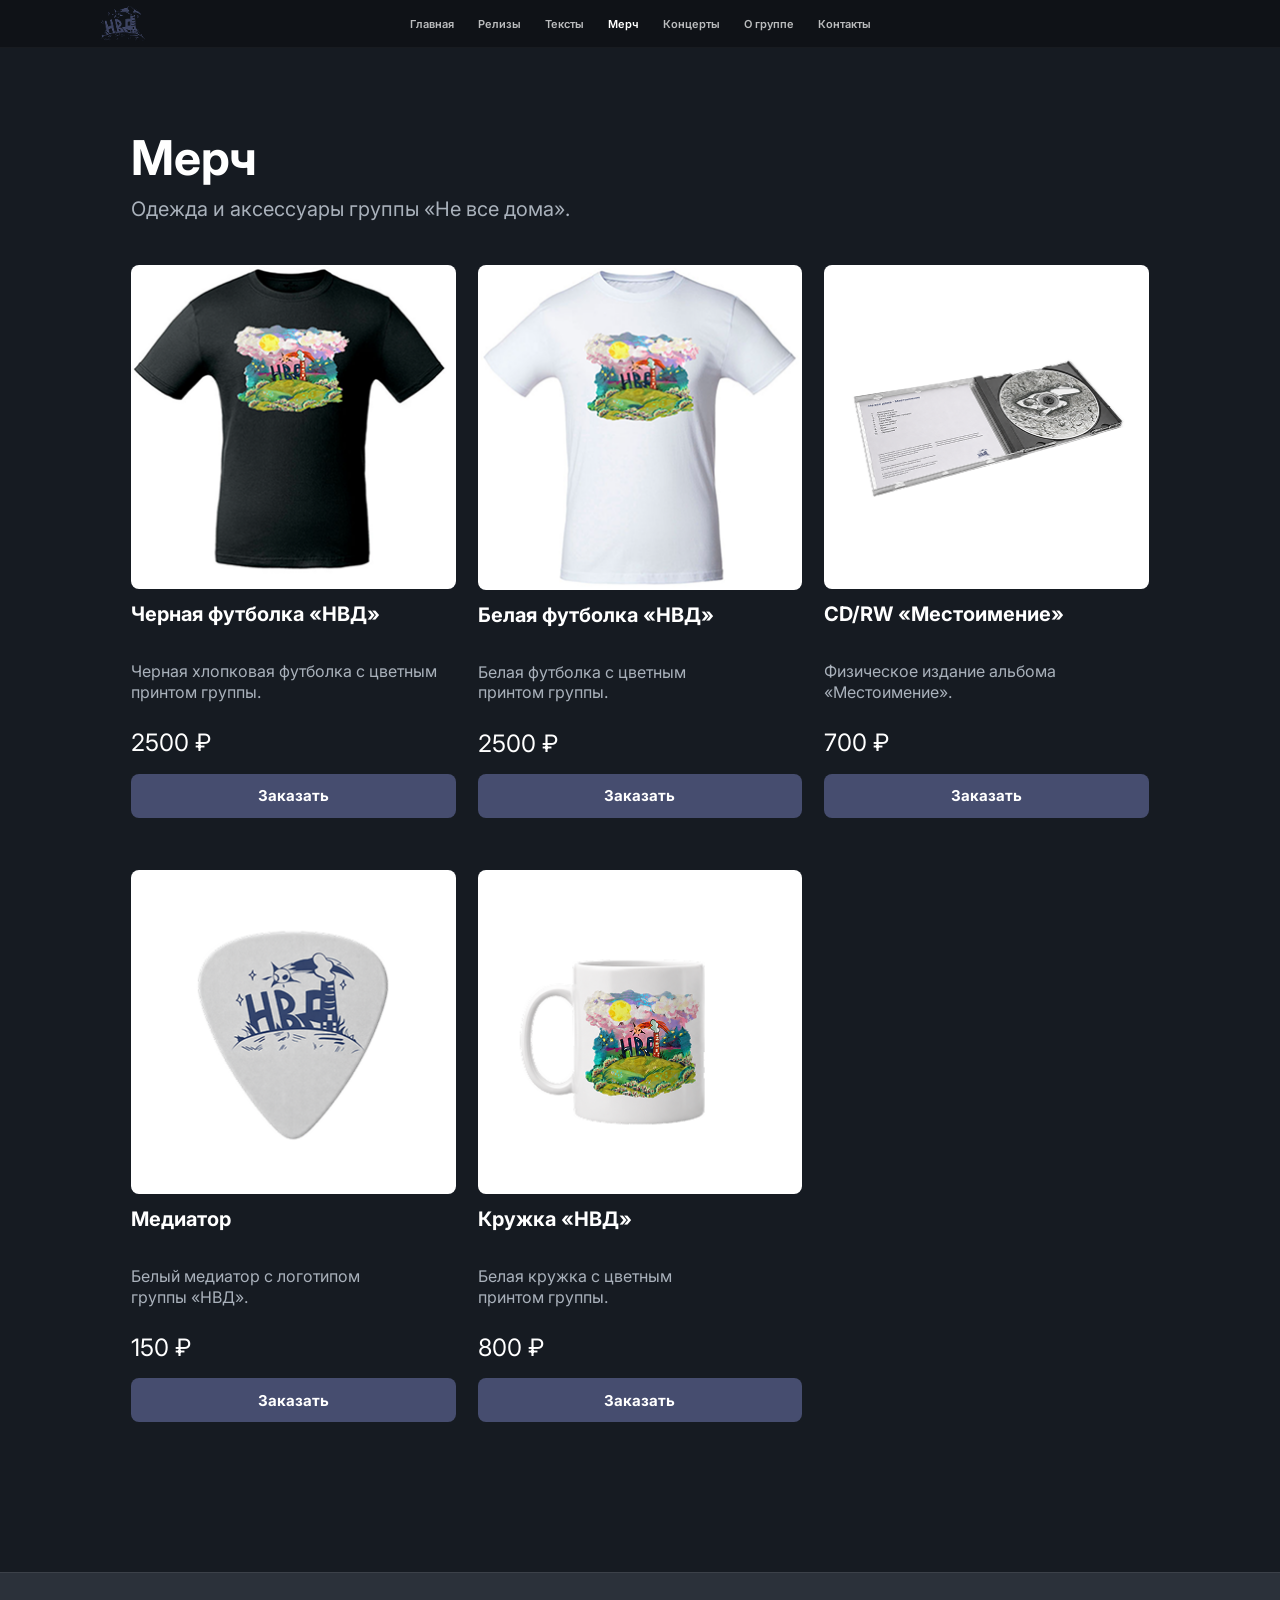
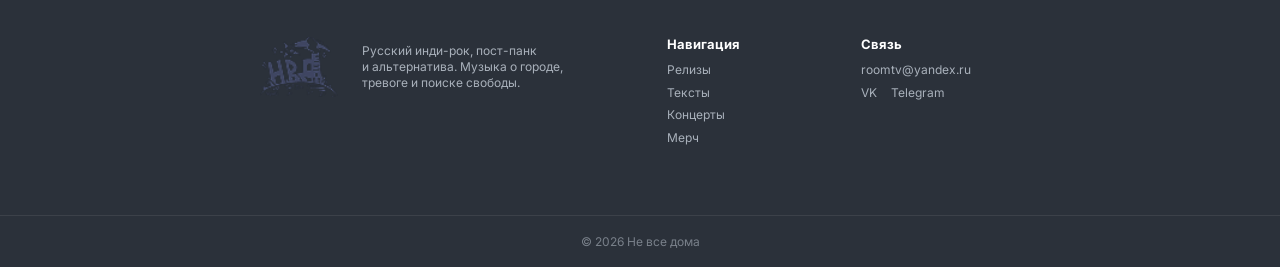
<file: merch.html>
<!DOCTYPE html>
<html lang="ru">
<head>
    <meta charset="UTF-8">
    <meta name="viewport" content="width=device-width, initial-scale=1.0">
    <title>Мерч - Не все дома</title>

    <link rel="preconnect" href="https://fonts.googleapis.com">
    <link rel="preconnect" href="https://fonts.gstatic.com" crossorigin>

    <link href="https://fonts.googleapis.com/css2?family=Inter:wght@300;400;500;600;700;800;900&display=swap" rel="stylesheet">

    <link rel="icon" type="image/png" href="assets/images/logo.png">
    <link rel="stylesheet" href="css/style.css">
    <link rel="stylesheet" href="css/merch.css">
</head>
<body>

    <header class="header">
        <div class="header__inner">
            <a href="index.html" class="header__logo" aria-label="На главную">
                <img src="assets/images/logo.png" alt="Не все дома">
            </a>

            <nav class="header__nav">
                <a href="index.html">Главная</a>
                <a href="releases.html">Релизы</a>
                <a href="lyrics.html">Тексты</a>
                <a href="merch.html" class="is-active">Мерч</a>
                <a href="concerts.html">Концерты</a>
                <a href="about.html">О&nbsp;группе</a>
                <a href="contacts.html">Контакты</a>
            </nav>

            <button class="burger" type="button" aria-label="Открыть меню">
                <span></span>
                <span></span>
            </button>
        </div>
    </header>

    <main>
        <section class="merch-page">
            <div class="container merch-page__container">
                <div class="merch-page__head" data-reveal>
                    <h1>Мерч</h1>
                    <p>Одежда и&nbsp;аксессуары группы «Не все дома».</p>
                </div>

                <div class="merch-page__grid" data-merch-grid></div>
            </div>
        </section>
    </main>

    <div class="order-modal" data-order-modal hidden>
        <div class="order-modal__overlay" data-order-close></div>

        <section class="order-modal__dialog" role="dialog" aria-modal="true" aria-labelledby="order-title">
            <button class="order-modal__close" type="button" aria-label="Закрыть форму" data-order-close>×</button>

            <h2 id="order-title">Оформить заказ</h2>

            <div class="order-modal__product">
                <h3 data-order-product-title></h3>
                <p data-order-product-price></p>
            </div>

            <form class="order-form" data-order-form novalidate>
                <input type="hidden" name="productId" data-order-product-id>
                <input type="hidden" name="productTitle" data-order-product-name>

                <label class="order-form__field">
                    <span>Имя</span>
                    <input type="text" name="name" placeholder="Ваше имя" autocomplete="name" data-order-name>
                    <small data-error-for="name"></small>
                </label>

                <label class="order-form__field">
                    <span>Контакт (Telegram или email)</span>
                    <input type="text" name="contact" placeholder="@username или email" autocomplete="email" data-order-contact>
                    <small data-error-for="contact"></small>
                </label>

                <label class="order-form__field" data-size-field>
                    <span>Размер</span>
                    <select name="size" data-order-size>
                        <option value="S">S</option>
                        <option value="M">M</option>
                        <option value="L">L</option>
                        <option value="XL">XL</option>
                    </select>
                    <small data-error-for="size"></small>
                </label>

                <label class="order-form__field">
                    <span>Комментарий (опционально)</span>
                    <textarea name="comment" placeholder="Дополнительная информация" data-order-comment></textarea>
                </label>

                <label class="order-form__policy">
                    <input type="checkbox" name="policy" data-order-policy>
                    <span>
                        Я согласен на&nbsp;обработку персональных данных согласно
                        <a href="https://docs.google.com/document/d/1Bf9bgGJObNpFvOJVLz5JKxM2n8vBSazNMBWkBgDEefM/edit?pli=1&tab=t.0" target="_blank" rel="noopener">политике конфиденциальности</a>
                    </span>
                </label>
                <small class="order-form__policy-error" data-error-for="policy"></small>

                <p class="order-form__status" data-order-status role="status" aria-live="polite"></p>

                <button class="order-form__submit" type="submit" data-order-submit>Отправить заявку</button>
            </form>
        </section>
    </div>

    <footer class="footer" id="contacts">
        <div class="footer__inner">
            <div class="footer__brand">
                <img src="assets/images/logo.png" alt="Не все дома">

                <p>
                    Русский инди-рок, пост-панк и&nbsp;альтернатива.
                    Музыка о&nbsp;городе, тревоге и&nbsp;поиске свободы.
                </p>
            </div>

            <div class="footer__col">
                <h3>Навигация</h3>
                <a href="releases.html">Релизы</a>
                <a href="lyrics.html">Тексты</a>
                <a href="concerts.html">Концерты</a>
                <a href="merch.html">Мерч</a>
            </div>

            <div class="footer__col footer__contacts">
                <h3>Связь</h3>
                <a href="mailto:roomtv@yandex.ru">roomtv@yandex.ru</a>

                <div class="footer__socials">
                    <a href="https://vk.com/nooneathome" target="_blank" rel="noopener">VK</a>
                    <a href="https://t.me/+zwWmMEf_yt8xZGQy" target="_blank" rel="noopener">Telegram</a>
                </div>
            </div>
        </div>

        <div class="footer__bottom">
            © 2026 Не все дома
        </div>
    </footer>

    <button class="scroll-top" type="button" aria-label="Наверх">
        ↑
    </button>

    <script src="js/merch-data.js"></script>
    <script src="js/order-config.js"></script>
    <script src="js/merch-page.js"></script>
    <script src="js/script.js"></script>
</body>
</html>
</file>
<file: css/style.css>
:root {
    --bg-main: #0F1217;
    --bg-dark: #161B22;
    --bg-gray: #2B313A;

    --text-main: #FFFFFF;
    --text-muted: #A9B1BB;
    --text-soft: rgba(169, 177, 187, 0.62);

    --accent: #464D6F;
    --accent-hover: #596286;

    --font-main: "Inter", sans-serif;

    --content-width: 760px;
    --header-width: 1080px;

    --section-space: 105px;
    --title-size: 48px;
    --body-size: 20px;
    --small-size: 16px;
    --micro-size: 12px;
}

* {
    margin: 0;
    padding: 0;
    box-sizing: border-box;
}

html {
    scroll-behavior: smooth;
}

body {
    min-width: 320px;
    font-family: var(--font-main);
    background: var(--bg-main);
    color: var(--text-main);
    overflow-x: hidden;
}

body.menu-open {
    overflow: hidden;
}

a {
    color: inherit;
    text-decoration: none;
}

button {
    font-family: inherit;
}

img {
    display: block;
    max-width: 100%;
    user-select: none;
    -webkit-user-drag: none;
}

h1,
h2,
h3,
p,
blockquote,
span,
a {
    text-wrap: pretty;
}

.container {
    width: min(100% - 40px, var(--content-width));
    margin: 0 auto;
}

.section {
    padding: var(--section-space) 0;
}

.section--dark {
    background: var(--bg-dark);
}

.section--gray {
    background: var(--bg-gray);
}

/* Общие заголовки */

.section-head {
    margin-bottom: 32px;
    text-align: left;
}

.section-row {
    display: flex;
    justify-content: space-between;
    align-items: flex-start;
    gap: 28px;
    margin-bottom: 32px;
    text-align: left;
}

.section-head h2,
.section-row h2,
.music-about h2,
.philosophy h2 {
    font-size: var(--title-size);
    font-weight: 700;
    line-height: 1.1;
    letter-spacing: -0.03em;
    margin-bottom: 8px;
}

.section-head p,
.section-row p {
    max-width: 620px;
    color: var(--text-muted);
    font-size: var(--body-size);
    font-weight: 400;
    line-height: 1.35;
}

.more-link,
.center-link a {
    color: var(--text-muted);
    font-size: var(--small-size);
    font-weight: 400;
    transition: color 0.25s ease;
}

.more-link:hover,
.center-link a:hover {
    color: var(--text-main);
}

.center-link {
    margin-top: 42px;
    text-align: center;
}

.section-label {
    display: block;
    margin-bottom: 8px;
    color: var(--accent-hover);
    font-size: var(--micro-size);
    font-weight: 700;
    line-height: 1;
    text-transform: uppercase;
    letter-spacing: 0.08em;
}

/* Курсивные элементы */

.music-about__final,
.philosophy__final,
.lyrics-grid span,
.section-note {
    font-style: italic;
}

/* Кнопки */

.btn {
    display: inline-flex;
    align-items: center;
    justify-content: center;
    min-height: 42px;
    padding: 0 28px;
    border-radius: 7px;
    border: 1px solid transparent;
    color: var(--text-main);
    font-size: 14px;
    font-weight: 700;
    line-height: 1;
    cursor: pointer;
    transition:
        transform 0.25s ease,
        background 0.25s ease,
        border-color 0.25s ease,
        color 0.25s ease;
}

.btn:hover {
    transform: translateY(-2px);
}

.btn--primary {
    background: var(--accent);
    border-color: var(--accent);
}

.btn--primary:hover {
    background: var(--accent-hover);
    border-color: var(--accent-hover);
}

.btn--outline {
    background: transparent;
    border-color: var(--accent);
    color: var(--accent-hover);
}

.btn--outline:hover {
    color: var(--text-main);
    border-color: var(--accent-hover);
}

/* Анимация появления */

[data-reveal] {
    opacity: 0;
    transform: translateY(28px);
    transition:
        opacity 0.8s ease,
        transform 0.8s ease;
}

[data-reveal].is-visible {
    opacity: 1;
    transform: translateY(0);
}

/* Header */

.header {
    position: fixed;
    z-index: 1000;
    top: 0;
    left: 0;
    width: 100%;
    height: 48px;
    background: rgba(15, 18, 23, 0.9);
    border-bottom: 1px solid rgba(255, 255, 255, 0.04);
    backdrop-filter: blur(14px);
    transition:
        height 0.25s ease,
        background 0.25s ease,
        border-color 0.25s ease;
}

.header--scrolled {
    height: 44px;
    background: rgba(15, 18, 23, 0.97);
    border-color: rgba(255, 255, 255, 0.08);
}

.header__inner {
    position: relative;
    width: min(100% - 40px, var(--header-width));
    height: 100%;
    margin: 0 auto;
    display: flex;
    align-items: center;
    justify-content: space-between;
}

.header__logo {
    display: block;
    width: 46px;
    opacity: 0.85;
    flex-shrink: 0;
    transition:
        opacity 0.25s ease,
        transform 0.25s ease;
}

.header__logo:hover {
    opacity: 1;
    transform: translateY(-1px);
}

.header__logo img {
    width: 100%;
    height: auto;
}

.header__nav {
    position: absolute;
    left: 50%;
    transform: translateX(-50%);
    display: flex;
    align-items: center;
    justify-content: center;
    gap: 24px;
}

.header__nav a {
    color: rgba(255, 255, 255, 0.72);
    font-size: 11px;
    font-weight: 600;
    transition: color 0.25s ease;
    white-space: nowrap;
}

.header__nav a:hover {
    color: var(--text-main);
}

.burger {
    display: none;
    width: 36px;
    height: 28px;
    border: 0;
    background: transparent;
    cursor: pointer;
    margin-left: auto;
}

.burger span {
    display: block;
    width: 100%;
    height: 2px;
    margin: 7px 0;
    background: var(--text-main);
    transition: transform 0.25s ease;
}

.burger--active span:first-child {
    transform: translateY(9px) rotate(45deg);
}

.burger--active span:last-child {
    transform: translateY(-9px) rotate(-45deg);
}

/* Hero */

.hero {
    position: relative;
    min-height: 720px;
    display: flex;
    align-items: center;
    justify-content: center;
    overflow: hidden;
}

.hero__bg {
    position: absolute;
    inset: 0;
    background-image: url("../assets/images/hero-bg.jpg");
    background-size: cover;
    background-position: center;
    transform: scale(1.03);
    transition: transform 0.45s ease-out;
}

.hero__overlay {
    position: absolute;
    inset: 0;
    background:
        linear-gradient(to bottom, rgba(15, 18, 23, 0.16), rgba(15, 18, 23, 0.52)),
        rgba(0, 0, 0, 0.08);
}

.hero__content {
    position: relative;
    z-index: 2;
    width: min(100% - 40px, 760px);
    padding-top: 40px;
    text-align: center;
}

.hero h1 {
    font-size: 96px;
    font-weight: 700;
    line-height: 1.05;
    letter-spacing: 0;
    margin-bottom: 24px;
}

.hero-title-swap {
    display: inline-grid;
    grid-template-areas: "title";
    align-items: center;
    justify-items: center;
    width: min(100%, 620px);
    min-height: 110px;
    cursor: pointer;
    user-select: none;
}

.hero-title-swap__text,
.hero-title-swap__image {
    grid-area: title;
    will-change: opacity, transform, filter;
    transition:
        opacity 0.42s ease,
        transform 0.42s cubic-bezier(0.2, 0.8, 0.2, 1),
        filter 0.42s ease;
}

.hero-title-swap__text {
    opacity: 1;
    transform: translateY(0) scale(1);
}

.hero-title-swap__image {
    width: min(100%, 594px);
    height: auto;
    max-height: 110px;
    object-fit: contain;
    opacity: 0;
    transform: translateY(14px) scale(0.94) rotate(-1deg);
    filter: blur(3px) drop-shadow(0 8px 22px rgba(0, 0, 0, 0.38));
    pointer-events: none;
}

.hero-title-swap:hover .hero-title-swap__text,
.hero-title-swap:focus-visible .hero-title-swap__text,
.hero-title-swap.is-swapped .hero-title-swap__text {
    opacity: 0;
    transform: translateY(-10px) scale(0.96);
    filter: blur(2px);
}

.hero-title-swap:hover .hero-title-swap__image,
.hero-title-swap:focus-visible .hero-title-swap__image,
.hero-title-swap.is-swapped .hero-title-swap__image {
    opacity: 1;
    transform: translateY(0) scale(1) rotate(0deg);
    filter: blur(0) drop-shadow(0 10px 24px rgba(0, 0, 0, 0.42));
    animation: heroTitleFloat 3.8s ease-in-out 0.42s infinite;
}

.hero-title-swap:focus-visible {
    outline: 2px solid rgba(255, 255, 255, 0.42);
    outline-offset: 10px;
    border-radius: 8px;
}

@keyframes heroTitleFloat {
    0%,
    100% {
        transform: translateY(0) scale(1) rotate(0deg);
    }

    50% {
        transform: translateY(-5px) scale(1.015) rotate(0.35deg);
    }
}

.hero p {
    color: var(--text-muted);
    font-size: 20px;
    font-weight: 400;
    line-height: 1.3;
    margin-bottom: 70px;
}

.hero__buttons {
    display: flex;
    justify-content: center;
    gap: 22px;
}

.hero__arrow {
    position: absolute;
    z-index: 3;
    left: 50%;
    bottom: 32px;
    transform: translateX(-50%);
    color: rgba(255, 255, 255, 0.86);
    font-size: 30px;
    font-weight: 300;
    animation: arrowFloat 1.8s ease-in-out infinite;
}

@keyframes arrowFloat {
    0%, 100% {
        transform: translate(-50%, 0);
        opacity: 0.55;
    }

    50% {
        transform: translate(-50%, 10px);
        opacity: 1;
    }
}

/* Album */

.album.section {
    padding: 90px 0;
}

.album__inner {
    display: grid;
    grid-template-columns: 1fr 1fr;
    align-items: center;
    gap: 76px;
}

.album__cover-wrap {
    overflow: hidden;
    border-radius: 10px;
    box-shadow: 0 26px 80px rgba(0, 0, 0, 0.28);
}

.album__cover {
    width: 100%;
    aspect-ratio: 1 / 1;
    object-fit: cover;
    transition:
        transform 0.5s ease,
        filter 0.5s ease;
}

.album__cover-wrap:hover .album__cover {
    transform: scale(1.04);
    filter: contrast(1.05);
}

.album__content h2 {
    font-size: var(--title-size);
    font-weight: 700;
    line-height: 1.1;
    letter-spacing: -0.03em;
    margin-bottom: 6px;
}

.album__year {
    display: block;
    margin-bottom: 22px;
    color: var(--text-muted);
    font-size: var(--small-size);
    font-weight: 400;
}

.album__content p {
    margin-bottom: 20px;
    color: var(--text-muted);
    font-size: var(--small-size);
    font-weight: 400;
    line-height: 1.35;
}

.music-links {
    display: flex;
    flex-wrap: wrap;
    gap: 8px;
    margin-bottom: 22px;
}

.music-links a {
    min-height: 32px;
    padding: 9px 14px;
    border-radius: 6px;
    background: rgba(255, 255, 255, 0.07);
    color: var(--text-muted);
    font-size: 12px;
    font-weight: 500;
    transition:
        background 0.25s ease,
        color 0.25s ease,
        transform 0.25s ease;
}

.music-links a:hover {
    background: rgba(255, 255, 255, 0.12);
    color: var(--text-main);
    transform: translateY(-2px);
}

/* Tracks */

.tracks-grid {
    display: grid;
    grid-template-columns: repeat(3, 1fr);
    gap: 18px;
    align-items: start;
}

.track-card {
    position: relative;
    overflow: hidden;
    border-radius: 8px;
    background: var(--bg-main);
    box-shadow: 0 22px 54px rgba(0, 0, 0, 0.18);
    transition:
        transform 0.75s cubic-bezier(0.16, 1, 0.3, 1),
        box-shadow 0.75s cubic-bezier(0.16, 1, 0.3, 1);
    will-change: transform;
}

.track-card:hover {
    z-index: 2;
    transform: translateY(-2px);
    box-shadow: 0 30px 80px rgba(0, 0, 0, 0.28);
}

.track-card img {
    width: 100%;
    aspect-ratio: 1 / 1;
    object-fit: cover;
    transition:
        transform 0.9s cubic-bezier(0.16, 1, 0.3, 1),
        filter 0.9s cubic-bezier(0.16, 1, 0.3, 1);
}

.track-card:hover img {
    transform: scale(1.04);
    filter: brightness(1.08);
}

.track-card__body {
    display: flex;
    height: 110px;
    flex-direction: column;
    padding: 13px 14px 16px;
    transition: height 0.9s cubic-bezier(0.16, 1, 0.3, 1);
    will-change: height;
}

.track-card:hover .track-card__body {
    height: 154px;
}

.track-card h3 {
    margin-bottom: 5px;
    font-size: 16px;
    font-weight: 500;
    line-height: 1.15;
}

.track-card__desc {
    position: relative;
    height: 20px;
    margin-bottom: 10px;
    overflow: hidden;
    color: var(--text-muted);
    font-size: 12px;
    font-weight: 400;
    line-height: 1.35;
    cursor: default;
    transition:
        height 0.9s cubic-bezier(0.16, 1, 0.3, 1),
        color 0.65s ease;
    will-change: height;
}

.track-card:hover .track-card__desc {
    height: 64px;
    color: var(--text-main);
}

.track-card__desc-short,
.track-card__desc-full {
    display: block;
    transition:
        opacity 0.7s ease,
        transform 0.9s cubic-bezier(0.16, 1, 0.3, 1);
    will-change: opacity, transform;
}

.track-card__desc-short {
    position: absolute;
    top: 0;
    right: 0;
    left: 0;
    overflow: hidden;
    text-overflow: ellipsis;
    white-space: nowrap;
}

.track-card__desc-full {
    opacity: 0;
    transform: translateY(-6px);
    max-width: 100%;
}

.track-card:hover .track-card__desc-short {
    opacity: 0;
    transform: translateY(-6px);
}

.track-card:hover .track-card__desc-full {
    opacity: 1;
    transform: translateY(0);
}

.track-card__actions {
    display: grid;
    grid-template-columns: minmax(0, 1fr) 34px;
    gap: 8px;
    margin-top: auto;
    transition: transform 0.9s cubic-bezier(0.16, 1, 0.3, 1);
}

.track-card:hover .track-card__actions {
    transform: translateY(1px);
}

.track-card__play,
.track-card__link {
    min-height: 32px;
    border: 0;
    border-radius: 6px;
    background: var(--accent);
    color: var(--text-main);
    font-size: 12px;
    font-weight: 700;
    cursor: pointer;
    transition:
        background 0.25s ease,
        color 0.25s ease,
        transform 0.25s ease;
}

.track-card__play:hover,
.track-card__link:hover {
    background: var(--accent-hover);
    transform: translateY(-2px);
}

.track-card__link {
    display: flex;
    align-items: center;
    justify-content: center;
    background: rgba(255, 255, 255, 0.12);
}

.track-card__link img {
    width: 17px;
    height: 17px;
    object-fit: contain;
    pointer-events: none;
    user-select: none;
}

.audio-btn.is-playing {
    background: var(--text-main);
    color: var(--bg-main);
}

/* О музыке */

.music-about {
    position: relative;
    min-height: 430px;
    padding: var(--section-space) 0;
    display: flex;
    align-items: center;
    overflow: hidden;
    background: var(--bg-main);
}

.music-about__bg {
    position: absolute;
    inset: 0;
    background-image: url("../assets/images/music-bg.jpg");
    background-size: cover;
    background-position: center;
    transform: scale(1.02);
}

.music-about__overlay {
    position: absolute;
    inset: 0;
    background:
        linear-gradient(to bottom, rgba(15, 18, 23, 0.18), rgba(15, 18, 23, 0.48)),
        rgba(0, 0, 0, 0.08);
}

.music-about__content {
    position: relative;
    z-index: 2;
    width: min(100% - 40px, 820px);
    text-align: center;
}

.music-about h2 {
    margin-bottom: 24px;
}

.music-about p {
    max-width: 780px;
    margin: 0 auto 14px;
    color: var(--text-muted);
    font-size: var(--body-size);
    font-weight: 400;
    line-height: 1.45;
}

.music-about__final {
    margin-top: 28px !important;
    color: var(--text-muted) !important;
}

/* Releases */

.release-grid {
    display: grid;
    grid-template-columns: repeat(4, minmax(0, 1fr));
    gap: 16px;
}

.release-card a {
    display: block;
    transition: transform 0.25s ease;
}

.release-card a:hover {
    transform: translateY(-4px);
}

.release-card img {
    width: 100%;
    aspect-ratio: 1 / 1;
    object-fit: cover;
    border-radius: 7px;
    margin-bottom: 8px;
    filter: none;
    transition: transform 0.25s ease;
}

.release-card a:hover img {
    transform: translateY(-2px);
}

.release-card h3 {
    min-height: 20px;
    margin-bottom: 4px;
    font-size: 16px;
    font-weight: 500;
    line-height: 1.2;
    color: #fff;
    white-space: nowrap;
    overflow: hidden;
    text-overflow: ellipsis;
}

.release-card p {
    color: var(--text-muted);
    font-size: 16px;
    font-weight: 400;
    line-height: 1.2;
}

.release-card__moving-title {
    position: relative;
    display: block;
    overflow: hidden;
}

.release-title-short {
    display: block;
    opacity: 1;
    transition: opacity 0.25s ease;
}

.release-title-full {
    position: absolute;
    top: 0;
    left: 0;
    display: inline-block;
    min-width: max-content;
    opacity: 0;
    transform: translateX(0);
    transition: opacity 0.25s ease;
}

.release-card:hover .release-title-short {
    opacity: 0;
}

.release-card:hover .release-title-full {
    opacity: 1;
    animation: releaseTitleMove 4.8s ease-in-out infinite;
}

@keyframes releaseTitleMove {
    0% {
        transform: translateX(0);
    }

    18% {
        transform: translateX(0);
    }

    72% {
        transform: translateX(-46%);
    }

    100% {
        transform: translateX(0);
    }
}

/* Lyrics */

.lyrics-grid {
    display: grid;
    grid-template-columns: repeat(2, 1fr);
    gap: 18px 118px;
    width: min(100%, 860px);
    margin: 0 auto;
}

.lyrics-grid blockquote,
.lyrics-quote {
    display: block;
    color: var(--text-main);
    font-size: 18px;
    font-weight: 400;
    line-height: 1.25;
    transition:
        color 0.25s ease,
        transform 0.25s ease;
}

.lyrics-quote:hover {
    color: var(--accent-hover);
    transform: translateY(-2px);
}

.lyrics-grid span,
.lyrics-quote span {
    display: block;
    margin-top: 6px;
    color: var(--text-muted);
    font-size: 14px;
    font-weight: 400;
}

.lyrics-preview .section-head {
    width: min(100%, 860px);
    margin: 0 auto 28px;
}

.lyrics-preview .center-link {
    margin-top: 80px;
}

/* Diary */

.diary-grid {
    display: grid;
    grid-template-columns: repeat(12, 1fr);
    gap: 8px;
    width: min(100%, 1018px);
    margin: 0 auto;
}

.diary-grid__item {
    position: relative;
    overflow: hidden;
    width: 100%;
    height: 100%;
    border-radius: 6px;
    background: var(--bg-main);
    transition: transform 0.55s ease;
}

.diary-grid__item::after {
    position: absolute;
    inset: 0;
    opacity: 0;
    pointer-events: none;
    background-image:
        radial-gradient(circle at 20% 30%, rgba(255, 255, 255, 0.18) 0 1px, transparent 1px),
        radial-gradient(circle at 80% 70%, rgba(0, 0, 0, 0.22) 0 1px, transparent 1px),
        repeating-linear-gradient(0deg, rgba(255, 255, 255, 0.04) 0 1px, transparent 1px 3px);
    background-size: 9px 9px, 7px 7px, 100% 4px;
    mix-blend-mode: overlay;
    transition: opacity 0.55s ease;
    content: "";
}

.diary-grid__item img {
    width: 100%;
    height: 100%;
    object-fit: cover;
    border-radius: 6px;
    transition:
        transform 0.65s ease,
        filter 0.65s ease;
}

.diary-grid__item:hover {
    transform: translateY(-2px);
}

.diary-grid__item:hover img {
    transform: scale(1.025);
    filter: grayscale(0.72) contrast(1.08) brightness(0.82);
}

.diary-grid__item:hover::after {
    opacity: 0.75;
}

.diary-grid__item--top-left {
    grid-column: 1 / 8;
    aspect-ratio: 1.55 / 1;
}

.diary-grid__item--top-right {
    grid-column: 8 / 13;
    aspect-ratio: 1.55 / 1;
}

.diary-grid__item--small-1 {
    grid-column: 1 / 5;
    aspect-ratio: 1.55 / 1;
}

.diary-grid__item--small-2 {
    grid-column: 5 / 9;
    aspect-ratio: 1.55 / 1;
}

.diary-grid__item--small-3 {
    grid-column: 9 / 13;
    aspect-ratio: 1.55 / 1;
}

.diary-grid__item--bottom {
    grid-column: 1 / 8;
    aspect-ratio: 1.55 / 1;
}

/* Philosophy */

.philosophy {
    position: relative;
    min-height: 520px;
    padding: var(--section-space) 0;
    display: flex;
    align-items: center;
    overflow: hidden;
}

.philosophy__bg {
    position: absolute;
    inset: 0;
    background-image: url("../assets/images/philosophy-bg.jpg");
    background-size: cover;
    background-position: center;
    transform: scale(1.02);
}

.philosophy__overlay {
    position: absolute;
    inset: 0;
    background:
        linear-gradient(to bottom, rgba(15, 18, 23, 0.20), rgba(15, 18, 23, 0.52)),
        rgba(0, 0, 0, 0.08);
}

.philosophy__content {
    position: relative;
    z-index: 2;
    width: min(100% - 40px, 860px);
    text-align: center;
}

.philosophy h2 {
    margin-bottom: 24px;
}

.philosophy p {
    max-width: 820px;
    margin: 0 auto 14px;
    color: var(--text-muted);
    font-size: var(--body-size);
    font-weight: 400;
    line-height: 1.45;
}

.philosophy__final {
    margin-top: 28px !important;
    color: var(--text-muted) !important;
}

/* Merch */

.merch-grid {
    display: grid;
    grid-template-columns: repeat(3, minmax(0, 1fr));
    gap: 16px;
    align-items: start;
}

.merch-card {
    min-width: 0;
    transition: transform 0.25s ease;
}

.merch-card:hover {
    transform: translateY(-3px);
}

.merch-card__image-link {
    display: block;
    margin-bottom: 8px;
}

.merch-card__image-link > img {
    width: 100%;
    aspect-ratio: 1.18 / 1;
    object-fit: contain;
    object-position: center;
    border-radius: 7px;
    background: #ffffff;
    transition: transform 0.25s ease;
}

.merch-card:hover .merch-card__image-link > img {
    transform: translateY(-2px);
}

.merch-card h3 {
    margin-bottom: 4px;
    font-size: 16px;
    font-weight: 500;
    line-height: 1.2;
    color: #fff;
}

.merch-card p {
    margin-bottom: 7px;
    color: var(--text-muted);
    font-size: 16px;
    font-weight: 400;
    line-height: 1.2;
}

.merch-card__order {
    display: inline-flex;
    align-items: center;
    gap: 6px;
    color: var(--text-soft);
    font-size: 12px;
    line-height: 1.2;
    transition: color 0.25s ease;
}

.merch-card__order img {
    width: 12px;
    height: 12px;
    object-fit: contain;
    opacity: 0.72;
    transition: opacity 0.25s ease;
}

.merch-card__order:hover {
    color: var(--text-main);
}

.merch-card__order:hover img {
    opacity: 1;
}

/* Footer */

.footer {
    background: var(--bg-gray);
    border-top: 1px solid rgba(255, 255, 255, 0.08);
}

.footer__inner {
    width: min(100% - 40px, var(--content-width));
    margin: 0 auto;
    padding: 64px 0 62px;
    display: grid;
    grid-template-columns: 1.65fr 0.65fr 0.75fr;
    gap: 56px;
    align-items: flex-start;
}

.footer__brand {
    display: flex;
    align-items: center;
    gap: 24px;
}

.footer__brand img {
    width: 78px;
    flex-shrink: 0;
    opacity: 0.76;
}

.footer__brand p {
    max-width: 210px;
    color: var(--text-muted);
    font-size: 12px;
    font-weight: 400;
    line-height: 1.35;
}

.footer__col {
    align-self: start;
}

.footer__col h3 {
    margin-bottom: 12px;
    color: var(--text-main);
    font-size: 13px;
    font-weight: 700;
    line-height: 1.1;
}

.footer__col a {
    display: block;
    width: fit-content;
    margin-bottom: 8px;
    color: var(--text-muted);
    font-size: 12px;
    font-weight: 400;
    line-height: 1.2;
    transition: color 0.25s ease;
}

.footer__col a:hover {
    color: var(--text-main);
}

.footer__socials {
    display: flex;
    align-items: center;
    gap: 14px;
    margin-top: 8px;
}

.footer__socials a {
    margin-bottom: 0;
}

.footer__bottom {
    padding: 18px 0;
    border-top: 1px solid rgba(255, 255, 255, 0.08);
    color: var(--text-soft);
    font-size: 12px;
    font-weight: 400;
    text-align: center;
}

/* Кнопка наверх */

.scroll-top {
    position: fixed;
    right: 28px;
    bottom: 28px;
    z-index: 900;
    width: 46px;
    height: 46px;
    border: 1px solid rgba(255, 255, 255, 0.14);
    border-radius: 50%;
    background: var(--accent);
    color: var(--text-main);
    font-size: 22px;
    font-weight: 600;
    cursor: pointer;
    opacity: 0;
    pointer-events: none;
    transform: translateY(16px);
    transition:
        opacity 0.25s ease,
        transform 0.25s ease,
        background 0.25s ease;
}

.scroll-top--visible {
    opacity: 1;
    pointer-events: auto;
    transform: translateY(0);
}

.scroll-top:hover {
    background: var(--accent-hover);
    transform: translateY(-3px);
}

/* Adaptive */

@media (max-width: 1100px) {
    .diary-grid {
        width: 100%;
    }
}

@media (max-width: 820px) {
    .container {
        width: min(100% - 28px, var(--content-width));
    }

    .section {
        padding: 76px 0;
    }

    .music-about,
    .philosophy {
        padding: 76px 0;
    }

    .header__inner {
        width: min(100% - 28px, var(--header-width));
    }

    .header__nav {
        position: fixed;
        top: 48px;
        left: 0;
        transform: none;
        width: 100%;
        height: calc(100vh - 48px);
        padding: 46px 24px;
        background: rgba(15, 18, 23, 0.98);
        display: flex;
        flex-direction: column;
        gap: 26px;
        opacity: 0;
        pointer-events: none;
        transition:
            opacity 0.25s ease,
            transform 0.25s ease;
    }

    .header__nav--active {
        opacity: 1;
        pointer-events: auto;
    }

    .header__nav a {
        font-size: 18px;
    }

    .burger {
        display: block;
    }

    .hero {
        min-height: 640px;
    }

    .hero h1 {
        font-size: 54px;
        min-height: 84px;
    }

    .hero p {
        font-size: 18px;
    }

    .hero__buttons {
        flex-direction: column;
        align-items: center;
        gap: 16px;
    }

    .btn {
        width: 220px;
    }

    .album__inner {
        grid-template-columns: 1fr;
        gap: 34px;
    }

    .album__cover-wrap {
        max-width: 360px;
        margin: 0 auto;
    }

    .album__content {
        text-align: center;
    }

    .music-links {
        justify-content: center;
    }

    .tracks-grid {
        grid-template-columns: 1fr;
    }

    .release-grid {
        grid-template-columns: repeat(2, 1fr);
        gap: 14px;
    }

    .merch-grid {
        grid-template-columns: 1fr;
        gap: 20px;
    }

    .section-row {
        flex-direction: column;
        gap: 14px;
    }

    .section-head h2,
    .section-row h2,
    .music-about h2,
    .philosophy h2,
    .album__content h2 {
        font-size: 38px;
    }

    .section-head p,
    .section-row p,
    .music-about p,
    .philosophy p {
        font-size: 18px;
    }

    .lyrics-grid {
        grid-template-columns: 1fr;
        gap: 22px;
        width: 100%;
    }

    .lyrics-preview .section-head {
        width: 100%;
    }

    .lyrics-preview .center-link {
        margin-top: 46px;
    }

    .diary-grid {
        grid-template-columns: repeat(2, 1fr);
        max-width: none;
        gap: 10px;
    }

    .diary-grid__item--top-left,
    .diary-grid__item--top-right,
    .diary-grid__item--small-1,
    .diary-grid__item--small-2,
    .diary-grid__item--small-3,
    .diary-grid__item--bottom {
        grid-column: auto;
        aspect-ratio: 1.2 / 1;
    }

    .diary-grid__item--bottom {
        grid-column: 1 / -1;
        aspect-ratio: 1.5 / 1;
    }

    .footer__inner {
        width: min(100% - 28px, var(--content-width));
        grid-template-columns: 1fr 1fr;
        gap: 32px;
        padding: 54px 0;
    }

    .footer__brand {
        grid-column: 1 / -1;
        justify-content: flex-start;
    }
}

@media (max-width: 520px) {
    .section {
        padding: 64px 0;
    }

    .music-about,
    .philosophy {
        padding: 64px 0;
    }

    .hero h1 {
        font-size: 48px;
        min-height: 74px;
    }

    .hero p {
        font-size: 16px;
    }

    .section-head h2,
    .section-row h2,
    .music-about h2,
    .philosophy h2,
    .album__content h2 {
        font-size: 34px;
    }

    .section-head p,
    .section-row p,
    .music-about p,
    .philosophy p {
        font-size: 16px;
    }

    .release-grid,
    .diary-grid,
    .merch-grid {
        grid-template-columns: 1fr;
    }

    .diary-grid__item--top-left,
    .diary-grid__item--top-right,
    .diary-grid__item--small-1,
    .diary-grid__item--small-2,
    .diary-grid__item--small-3,
    .diary-grid__item--bottom {
        grid-column: auto;
        aspect-ratio: 1.35 / 1;
    }

    .footer__inner {
        grid-template-columns: 1fr;
        padding: 46px 0;
    }

    .footer__brand {
        flex-direction: column;
        align-items: flex-start;
        gap: 14px;
    }

    .footer__brand img {
        width: 72px;
    }

    .scroll-top {
        right: 18px;
        bottom: 18px;
        width: 42px;
        height: 42px;
        font-size: 20px;
    }
}
</file>
<file: css/about.css>
/* About page */

.header__nav a.is-active {
    color: var(--text-main);
}

.about-page {
    background: var(--bg-dark);
    padding: 150px 0 105px;
}

.about-page__container {
    width: min(100% - 40px, 760px);
}

.about-page__head {
    margin-bottom: 66px;
}

.about-page__head h1 {
    color: var(--text-main);
    font-size: var(--title-size);
    font-weight: 700;
    line-height: 1.1;
    letter-spacing: -0.03em;
}

.about-hero-photo {
    overflow: hidden;
    width: 100%;
    margin-bottom: 72px;
    border-radius: 8px;
}

.about-hero-photo img {
    width: 100%;
    aspect-ratio: 2.35 / 1;
    object-fit: cover;
    object-position: center;
    border-radius: 8px;
    transition: transform 0.4s ease, filter 0.4s ease;
}

.about-hero-photo:hover img {
    transform: scale(1.025);
    filter: brightness(1.05);
}

.about-text-block {
    margin-bottom: 66px;
}

.about-text-block h2,
.about-gallery-section h2 {
    margin-bottom: 28px;
    color: var(--text-main);
    font-size: 32px;
    font-weight: 700;
    line-height: 1.15;
    letter-spacing: -0.03em;
}

.about-text-block p {
    max-width: 760px;
    margin-bottom: 22px;
    color: var(--text-muted);
    font-size: 16px;
    font-weight: 400;
    line-height: 1.45;
}

.about-gallery-section {
    margin-top: 76px;
}

/* Фотоальбом — сетка как визуальный дневник на главной */

.about-gallery {
    display: grid;
    grid-template-columns: repeat(12, 1fr);
    gap: 20px;
    width: 100%;
    margin: 0 auto;
}

.about-gallery__item {
    position: relative;
    overflow: hidden;
    width: 100%;
    height: 100%;
    border-radius: 8px;
    background: var(--bg-main);
    transition: transform 0.55s ease;
}

.about-gallery__item::after {
    content: "";
    position: absolute;
    inset: 0;
    opacity: 0;
    pointer-events: none;
    background-image:
        radial-gradient(circle at 20% 30%, rgba(255, 255, 255, 0.18) 0 1px, transparent 1px),
        radial-gradient(circle at 80% 70%, rgba(0, 0, 0, 0.22) 0 1px, transparent 1px),
        repeating-linear-gradient(0deg, rgba(255, 255, 255, 0.04) 0 1px, transparent 1px 3px);
    background-size: 9px 9px, 7px 7px, 100% 4px;
    mix-blend-mode: overlay;
    transition: opacity 0.55s ease;
}

.about-gallery__item img {
    width: 100%;
    height: 100%;
    object-fit: cover;
    border-radius: 8px;
    transition:
        transform 0.65s ease,
        filter 0.65s ease;
}

.about-gallery__item:hover {
    transform: translateY(-2px);
}

.about-gallery__item:hover img {
    transform: scale(1.025);
    filter: grayscale(0.72) contrast(1.08) brightness(0.82);
}

.about-gallery__item:hover::after {
    opacity: 0.75;
}

.about-gallery__item--top-left {
    grid-column: 1 / 8;
    aspect-ratio: 1.45 / 1;
}

.about-gallery__item--top-right {
    grid-column: 8 / 13;
    aspect-ratio: 1.02 / 1;
}

.about-gallery__item--small-1 {
    grid-column: 1 / 5;
    aspect-ratio: 1 / 1;
}

.about-gallery__item--small-2 {
    grid-column: 5 / 9;
    aspect-ratio: 1 / 1;
}

.about-gallery__item--small-3 {
    grid-column: 9 / 13;
    aspect-ratio: 1 / 1;
}

/* Adaptive */

@media (max-width: 820px) {
    .about-page {
        padding: 130px 0 76px;
    }

    .about-page__container {
        width: min(100% - 28px, 760px);
    }

    .about-page__head {
        margin-bottom: 48px;
    }

    .about-page__head h1 {
        font-size: 38px;
    }

    .about-hero-photo {
        margin-bottom: 56px;
    }

    .about-hero-photo img {
        aspect-ratio: 1.8 / 1;
    }

    .about-text-block {
        margin-bottom: 54px;
    }

    .about-text-block h2,
    .about-gallery-section h2 {
        font-size: 28px;
    }

    .about-text-block p {
        font-size: 16px;
    }

    .about-gallery {
        grid-template-columns: repeat(2, 1fr);
        gap: 14px;
    }

    .about-gallery__item--top-left,
    .about-gallery__item--top-right,
    .about-gallery__item--small-1,
    .about-gallery__item--small-2,
    .about-gallery__item--small-3 {
        grid-column: auto;
        aspect-ratio: 1.25 / 1;
    }
}

@media (max-width: 520px) {
    .about-page {
        padding: 110px 0 64px;
    }

    .about-page__head h1 {
        font-size: 34px;
    }

    .about-hero-photo img {
        aspect-ratio: 1.35 / 1;
    }

    .about-text-block h2,
    .about-gallery-section h2 {
        font-size: 24px;
    }

    .about-text-block p {
        font-size: 15px;
    }

    .about-gallery {
        grid-template-columns: 1fr;
        gap: 12px;
    }

    .about-gallery__item--top-left,
    .about-gallery__item--top-right,
    .about-gallery__item--small-1,
    .about-gallery__item--small-2,
    .about-gallery__item--small-3 {
        grid-column: auto;
        aspect-ratio: 1.35 / 1;
    }
}
</file>
<file: css/album.css>
.header__nav a.is-active {
    color: var(--text-main);
}

.album-page {
    min-height: 920px;
    padding: 132px 0 132px;
    background: var(--bg-dark);
}

.album-page__container {
    width: min(100% - 40px, 1018px);
}

.album-page__back {
    display: inline-flex;
    align-items: center;
    margin-bottom: 56px;
    color: var(--text-muted);
    font-size: 16px;
    line-height: 1;
    transition: color 0.25s ease;
}

.album-page__back:hover {
    color: var(--text-main);
}

.album-page__layout {
    display: grid;
    grid-template-columns: minmax(320px, 530px) minmax(320px, 1fr);
    gap: 78px;
    align-items: start;
}

.album-page__media {
    min-width: 0;
}

.album-page__cover {
    width: 100%;
    aspect-ratio: 1 / 1;
    object-fit: cover;
    border-radius: 8px;
    box-shadow: 0 28px 90px rgba(0, 0, 0, 0.26);
}

.album-page__links {
    display: grid;
    grid-template-columns: repeat(2, minmax(0, 1fr));
    gap: 22px;
    margin-top: 34px;
}

.album-page__links a {
    display: inline-flex;
    min-height: 50px;
    align-items: center;
    justify-content: center;
    border-radius: 8px;
    background: var(--bg-gray);
    color: var(--text-main);
    font-size: 16px;
    font-weight: 700;
    transition:
        transform 0.25s ease,
        background 0.25s ease;
}

.album-page__links a:first-child {
    background: var(--accent);
}

.album-page__links a:hover {
    transform: translateY(-2px);
    background: var(--accent-hover);
}

.album-page__content {
    min-width: 0;
    padding-top: 4px;
}

.album-page__meta {
    margin-bottom: 14px;
    color: var(--accent-hover);
    font-size: 16px;
    font-weight: 700;
    line-height: 1;
}

.album-page__content h1 {
    margin-bottom: 18px;
    color: var(--text-main);
    font-size: 48px;
    font-weight: 700;
    line-height: 1.08;
}

.album-page__description {
    max-width: 440px;
    margin-bottom: 30px;
    color: var(--text-muted);
    font-size: 20px;
    line-height: 1.25;
}

.album-tracks__head {
    display: flex;
    align-items: end;
    justify-content: space-between;
    gap: 18px;
    margin-bottom: 16px;
}

.album-tracks__head h2 {
    color: var(--text-main);
    font-size: 24px;
    font-weight: 700;
    line-height: 1.1;
}

.album-tracks__head p {
    color: var(--text-soft);
    font-size: 13px;
    line-height: 1.2;
    white-space: nowrap;
}

.album-tracks {
    display: grid;
    gap: 14px;
}

.album-track {
    overflow: hidden;
    border-radius: 8px;
    background: #252B34;
    transition:
        background 0.25s ease,
        transform 0.25s ease;
}

.album-track:hover,
.album-track.is-open {
    background: #2C3440;
}

.album-track:hover {
    transform: translateY(-2px);
}

.album-track.is-open .album-track__main {
    min-height: 82px;
}

.album-track__main {
    display: grid;
    grid-template-columns: 34px minmax(0, 1fr) auto 38px;
    gap: 10px;
    align-items: center;
    min-height: 60px;
    padding: 0 14px 0 18px;
}

.album-track__number {
    color: var(--text-muted);
    font-size: 14px;
    line-height: 1;
}

.album-track__title {
    display: block;
    min-width: 0;
    color: var(--text-main);
    font-size: 18px;
    line-height: 1.2;
    white-space: nowrap;
    overflow: hidden;
    text-overflow: ellipsis;
    transition: color 0.2s ease;
}

.album-track__title:hover {
    color: var(--accent-hover);
}

.album-track__duration {
    color: var(--text-muted);
    font-size: 14px;
    line-height: 1;
    white-space: nowrap;
}

.album-track__play {
    width: 32px;
    height: 32px;
    border: 0;
    border-radius: 50%;
    background: var(--accent);
    color: var(--text-main);
    font-size: 13px;
    font-weight: 800;
    line-height: 1;
    cursor: pointer;
    opacity: 0;
    transform: scale(0.86);
    transition:
        opacity 0.2s ease,
        transform 0.2s ease,
        background 0.2s ease;
}

.album-track:hover .album-track__play,
.album-track:focus-within .album-track__play,
.album-track.is-open .album-track__play {
    opacity: 1;
    transform: scale(1);
}

.album-track__play:hover {
    background: var(--accent-hover);
}

.album-track__player {
    padding: 0 16px 24px;
}

.album-track__player[hidden] {
    display: none;
}

.album-track__player audio {
    display: none;
}

.track-player {
    display: grid;
    gap: 13px;
    width: 100%;
    max-width: 100%;
    min-width: 0;
    color: var(--text-main);
}

.track-player__deck,
.track-player__panel {
    border-radius: 8px;
    background: #151B23;
}

.track-player__deck {
    display: grid;
    grid-template-columns: 80px minmax(0, 1fr) 80px;
    gap: 10px;
    align-items: center;
    min-height: 132px;
    padding: 20px 16px;
}

.track-player__reel {
    display: grid;
    width: 100%;
    aspect-ratio: 1 / 1;
    place-items: center;
    border-radius: 8px;
    background: #242B36;
    overflow: hidden;
}

.track-player__reel img {
    width: 84%;
    height: 84%;
    object-fit: contain;
    pointer-events: none;
    user-select: none;
    transform-origin: center;
}

.track-player.is-playing .track-player__reel--left img {
    animation: track-reel-spin 1.15s linear infinite;
}

.track-player.is-playing .track-player__reel--right img {
    animation: track-reel-spin 0.95s linear infinite;
}

.track-player__center {
    display: grid;
    justify-items: center;
    align-content: center;
    min-width: 0;
}

.track-player__console {
    display: grid;
    justify-items: center;
    align-content: center;
    width: 100%;
    min-width: 0;
    height: 86px;
    padding: 12px 12px 10px;
    border-radius: 12px;
    background: #28313E;
}

.track-player__volume-dots {
    display: flex;
    align-items: center;
    justify-content: center;
    gap: 3px;
    width: 100%;
    min-height: 14px;
    margin-bottom: 8px;
}

.track-player__dot {
    width: 3px;
    height: 8px;
    border-radius: 99px;
    background: rgba(255, 255, 255, 0.34);
    transition:
        background 0.18s ease,
        transform 0.18s ease;
}

.track-player__dot.is-active {
    background: var(--accent-hover);
    transform: translateY(-1px);
}

.track-player__progress {
    width: 100%;
    height: 6px;
    margin: 0 0 10px;
    border: 0;
    border-radius: 99px;
    appearance: none;
    background:
        linear-gradient(
            90deg,
            var(--accent-hover) 0 var(--progress-value, 0%),
            rgba(255, 255, 255, 0.36) var(--progress-value, 0%) 100%
        );
    cursor: pointer;
}

.track-player__progress::-webkit-slider-thumb {
    width: 10px;
    height: 10px;
    border: 0;
    border-radius: 50%;
    appearance: none;
    background: var(--text-main);
    opacity: 0;
    box-shadow: 0 0 0 3px rgba(70, 77, 111, 0.42);
    transition: opacity 0.18s ease;
}

.track-player__progress::-moz-range-thumb {
    width: 10px;
    height: 10px;
    border: 0;
    border-radius: 50%;
    background: var(--text-main);
    opacity: 0;
    box-shadow: 0 0 0 3px rgba(70, 77, 111, 0.42);
    transition: opacity 0.18s ease;
}

.track-player__console:hover .track-player__progress::-webkit-slider-thumb,
.track-player__progress:focus-visible::-webkit-slider-thumb {
    opacity: 1;
}

.track-player__console:hover .track-player__progress::-moz-range-thumb,
.track-player__progress:focus-visible::-moz-range-thumb {
    opacity: 1;
}

.track-player__time {
    color: var(--text-muted);
    font-size: 13px;
    line-height: 1;
}

.track-player__transport {
    display: flex;
    gap: 6px;
    margin-top: 10px;
}

.track-player__button {
    display: inline-grid;
    width: 32px;
    height: 26px;
    place-items: center;
    border: 0;
    border-radius: 4px;
    background: #151B23;
    color: var(--text-main);
    font-size: 13px;
    font-weight: 800;
    line-height: 1;
    cursor: pointer;
    transition:
        background 0.2s ease,
        transform 0.2s ease;
}

.track-player__button:hover {
    background: var(--accent);
    transform: translateY(-1px);
}

.track-player__button--main {
    width: 38px;
    font-size: 15px;
}

.track-player__panel {
    display: flex;
    min-height: 78px;
    align-items: center;
    justify-content: space-between;
    gap: 18px;
    padding: 15px 22px;
}

.track-player__start,
.track-player__volume {
    display: inline-flex;
    align-items: center;
    gap: 12px;
    color: var(--text-soft);
    font-size: 12px;
    line-height: 1;
}

.track-player__start > span {
    padding-bottom: 2px;
    border-bottom: 1px solid currentColor;
}

.track-player__power {
    display: inline-grid;
    width: 50px;
    height: 30px;
    place-items: center;
    border: 0;
    border-radius: 4px;
    background: #2A323D;
    cursor: pointer;
    transition:
        background 0.2s ease,
        transform 0.2s ease;
}

.track-player__power span {
    display: block;
    width: 11px;
    height: 11px;
    border-radius: 50%;
    background: rgba(255, 255, 255, 0.66);
    transition:
        background 0.2s ease,
        box-shadow 0.2s ease;
}

.track-player__power:hover {
    transform: translateY(-1px);
    background: #333C49;
}

.track-player__power.is-active span {
    background: var(--accent-hover);
    box-shadow: 0 0 0 4px rgba(86, 94, 136, 0.24);
}

.track-player__knob {
    position: relative;
    display: inline-grid;
    width: 46px;
    height: 46px;
    flex: 0 0 auto;
    place-items: center;
    border-radius: 50%;
}

.track-player__knob::before {
    position: absolute;
    inset: -5px;
    border-radius: 50%;
    background:
        repeating-conic-gradient(
            from 0deg,
            rgba(255, 255, 255, 0.2) 0deg 3deg,
            transparent 3deg 18deg
        );
    opacity: 0.38;
    content: "";
}

.track-player__knob img {
    position: relative;
    z-index: 1;
    width: 40px;
    height: 40px;
    object-fit: contain;
    pointer-events: none;
    user-select: none;
    transform: rotate(var(--knob-angle, 55deg));
    transform-origin: center;
    transition: transform 0.12s ease-out;
}

.track-player__knob input {
    position: absolute;
    z-index: 2;
    inset: -10px;
    width: calc(100% + 20px);
    height: calc(100% + 20px);
    opacity: 0;
    cursor: grab;
}

.track-player__knob input:active {
    cursor: grabbing;
}

@keyframes track-reel-spin {
    to {
        transform: rotate(360deg);
    }
}

.album-tracks__controls {
    display: flex;
    justify-content: flex-end;
    gap: 10px;
    margin-top: 18px;
}

.album-tracks__controls.is-hidden {
    display: none;
}

.album-tracks__control {
    width: 42px;
    height: 42px;
    border: 1px solid rgba(255, 255, 255, 0.1);
    border-radius: 50%;
    background: var(--bg-gray);
    color: var(--text-main);
    font-size: 20px;
    line-height: 1;
    cursor: pointer;
    transition:
        background 0.25s ease,
        color 0.25s ease,
        opacity 0.25s ease,
        transform 0.25s ease;
}

.album-tracks__control:hover:not(:disabled) {
    background: var(--accent-hover);
    transform: translateY(-2px);
}

.album-tracks__control:disabled {
    opacity: 0.38;
    cursor: default;
}

.album-page__empty {
    max-width: 620px;
    padding: 180px 0;
}

.album-page__empty h1 {
    margin-bottom: 18px;
    font-size: 42px;
}

.album-page__empty p {
    color: var(--text-muted);
    font-size: 18px;
    line-height: 1.35;
}

@media (max-width: 920px) {
    .album-page {
        padding: 112px 0 96px;
    }

    .album-page__layout {
        grid-template-columns: 1fr;
        gap: 42px;
    }

    .album-page__media {
        max-width: 520px;
        margin: 0 auto;
    }

    .album-page__content {
        max-width: 620px;
        margin: 0 auto;
        padding-top: 0;
    }
}

@media (max-width: 620px) {
    .album-page__container {
        width: min(100% - 28px, 1018px);
    }

    .album-page__back {
        margin-bottom: 36px;
    }

    .album-page__links {
        grid-template-columns: 1fr;
        gap: 12px;
        margin-top: 20px;
    }

    .album-page__content h1 {
        font-size: 36px;
    }

    .album-page__description {
        font-size: 17px;
    }

    .album-tracks__head {
        align-items: flex-start;
        flex-direction: column;
        gap: 8px;
    }

    .album-track__main {
        grid-template-columns: 28px minmax(0, 1fr) 34px;
        min-height: 58px;
        padding: 0 12px;
    }

    .album-track__duration {
        display: none;
    }

    .album-track__title {
        font-size: 16px;
    }

    .album-track__play {
        opacity: 1;
        transform: none;
    }

    .album-track__player {
        padding: 0 14px 22px;
    }

    .track-player {
        max-width: none;
    }

    .track-player__deck {
        grid-template-columns: 80px minmax(0, 1fr) 80px;
        gap: 10px;
        min-height: 132px;
        padding: 20px 16px;
    }

    .track-player__reel {
        width: 100%;
        height: auto;
    }

    .track-player__reel img {
        width: 84%;
        height: 84%;
    }

    .track-player__console {
        height: 86px;
        padding: 12px 12px 10px;
    }

    .track-player__transport {
        gap: 6px;
        margin-top: 10px;
    }

    .track-player__button {
        width: 32px;
        height: 26px;
        font-size: 13px;
    }

    .track-player__button--main {
        width: 38px;
        font-size: 15px;
    }

    .track-player__time {
        font-size: 13px;
    }

    .track-player__volume-dots {
        gap: 3px;
        margin-bottom: 8px;
    }

    .track-player__dot {
        width: 3px;
        height: 8px;
    }

    .track-player__panel {
        min-height: 78px;
        padding: 15px 22px;
    }

    .track-player__volume {
        gap: 8px;
    }

    .track-player__knob {
        width: 46px;
        height: 46px;
    }

    .track-player__knob img {
        width: 40px;
        height: 40px;
    }
}

@media (max-width: 420px) {
    .album-track.is-open .album-track__main {
        min-height: 74px;
    }

    .album-track__player {
        padding: 0 10px 18px;
    }

    .track-player__deck {
        grid-template-columns: 58px minmax(0, 1fr) 58px;
        gap: 8px;
        min-height: 102px;
        padding: 14px 12px;
    }

    .track-player__console {
        height: 76px;
        padding: 10px 8px 8px;
    }

    .track-player__transport {
        gap: 5px;
        margin-top: 8px;
    }

    .track-player__button {
        width: 28px;
        height: 24px;
        font-size: 11px;
    }

    .track-player__button--main {
        width: 34px;
        font-size: 13px;
    }

    .track-player__time {
        font-size: 11px;
    }

    .track-player__volume-dots {
        gap: 2px;
        margin-bottom: 10px;
    }

    .track-player__dot {
        width: 2px;
        height: 7px;
    }

    .track-player__panel {
        min-height: 70px;
        padding: 14px;
    }

    .track-player__volume {
        gap: 8px;
    }

    .track-player__knob {
        width: 42px;
        height: 42px;
    }

    .track-player__knob img {
        width: 36px;
        height: 36px;
    }
}
</file>
<file: css/concerts.css>
/* Concerts page */

.header__nav a.is-active {
    color: var(--text-main);
}

.concerts-page {
    min-height: 856px;
    padding: 160px 0 0;
    background: var(--bg-dark);
}

.concerts-page__head {
    text-align: left;
}

.concerts-page__head h1 {
    margin-bottom: 14px;
    color: var(--text-main);
    font-size: var(--title-size);
    font-weight: 700;
    line-height: 1.1;
    letter-spacing: -0.03em;
}

.concerts-page__head p {
    max-width: 760px;
    color: var(--text-muted);
    font-size: 20px;
    font-weight: 400;
    line-height: 1.35;
}

.concerts-page__empty {
    min-height: 570px;
    display: flex;
    align-items: center;
    justify-content: center;
    text-align: center;
}

.concerts-page__empty p {
    color: var(--text-main);
    font-size: 44px;
    font-weight: 300;
    line-height: 1.25;
    letter-spacing: -0.03em;
}

/* Adaptive */

@media (max-width: 820px) {
    .concerts-page {
        min-height: 760px;
        padding: 130px 0 0;
    }

    .concerts-page__head h1 {
        font-size: 38px;
    }

    .concerts-page__head p {
        font-size: 18px;
    }

    .concerts-page__empty {
        min-height: 480px;
    }

    .concerts-page__empty p {
        font-size: 34px;
    }
}

@media (max-width: 520px) {
    .concerts-page {
        min-height: 680px;
        padding: 110px 0 0;
    }

    .concerts-page__head h1 {
        font-size: 34px;
    }

    .concerts-page__head p {
        font-size: 16px;
    }

    .concerts-page__empty {
        min-height: 420px;
    }

    .concerts-page__empty p {
        font-size: 28px;
    }
}
</file>
<file: css/contacts.css>
/* Contacts page */

.header__nav a.is-active {
    color: var(--text-main);
}

.contacts-page {
    min-height: 840px;
    padding: 150px 0 120px;
    background: var(--bg-dark);
}

.contacts-page__container {
    width: min(100% - 40px, 1018px);
    margin: 0 auto;
}

.contacts-page__head {
    margin-bottom: 80px;
}

.contacts-page__head h1 {
    color: var(--text-main);
    font-size: var(--title-size);
    font-weight: 700;
    line-height: 1.1;
    letter-spacing: -0.03em;
}

/* Верхние карточки */

.contacts-main-grid {
    display: grid;
    grid-template-columns: repeat(2, 1fr);
    gap: 24px;
    margin-bottom: 76px;
}

.contact-card {
    min-height: 250px;
    padding: 42px 34px 34px;
    border-radius: 10px;
    background: var(--bg-gray);
    transition:
        transform 0.25s ease,
        background 0.25s ease;
}

.contact-card:hover {
    transform: translateY(-4px);
    background: #303743;
}

.contact-card__icon {
    width: 44px;
    height: 44px;
    margin-bottom: 28px;
    display: block;
    border-radius: 50%;
    flex-shrink: 0;
}

.contact-card__icon img {
    width: 100%;
    height: 100%;
    object-fit: cover;
    display: block;
    border-radius: 50%;
}

.contact-card h2 {
    margin-bottom: 16px;
    color: var(--text-main);
    font-size: 24px;
    font-weight: 500;
    line-height: 1.15;
}

.contact-card p {
    margin-bottom: 40px;
    color: var(--text-muted);
    font-size: 16px;
    font-weight: 400;
    line-height: 1.25;
}

.contact-card a {
    color: var(--text-muted);
    font-size: 16px;
    font-weight: 400;
    line-height: 1.25;
    transition: color 0.25s ease;
}

.contact-card a:hover {
    color: var(--text-main);
}

/* Социальные сети */

.socials-section h2 {
    margin-bottom: 36px;
    color: var(--text-main);
    font-size: 34px;
    font-weight: 700;
    line-height: 1.15;
    letter-spacing: -0.03em;
}

.socials-grid {
    display: grid;
    grid-template-columns: repeat(5, 1fr);
    gap: 14px;
}

.social-card {
    display: flex;
    flex-direction: column;
    min-height: 146px;
    padding: 18px 16px 22px;
    border-radius: 8px;
    background: var(--bg-gray);
    transition:
        transform 0.25s ease,
        background 0.25s ease;
}

.social-card:hover {
    transform: translateY(-4px);
    background: #303743;
}

.social-card__head {
    display: grid;
    grid-template-columns: 48px minmax(0, 1fr);
    height: 50px;
    align-items: center;
    gap: 8px;
    margin-bottom: 10px;
}

.social-card__icon {
    display: flex;
    width: 48px;
    height: 50px;
    align-items: center;
    justify-content: center;
}

.social-card__icon img {
    display: block;
    max-width: 100%;
    max-height: 50px;
    object-fit: contain;
    pointer-events: none;
    user-select: none;
}

.social-card__icon--vk img {
    width: 48px;
    transform: translate(-1px, -5px);
}

.social-card__icon--tg img {
    width: 48px;
    transform: translate(0, -5px);
}

.social-card__icon--dzen img {
    width: 44px;
    transform: translate(1px, -5px);
}

.social-card__icon--tiktok img {
    width: 42px;
    transform: translate(2px, -5px);
}

.social-card__icon--youtube img {
    width: 56px;
    transform: translate(0, -5px);
}

.social-card h3 {
    margin: 0;
    color: var(--text-main);
    font-size: 21px;
    font-weight: 500;
    line-height: 1.15;
    white-space: nowrap;
}

.social-card p {
    margin: 0;
    color: var(--text-muted);
    font-size: 15px;
    font-weight: 400;
    line-height: 1.25;
}

/* Adaptive */

@media (max-width: 1100px) {
    .contacts-page__container {
        width: min(100% - 40px, 920px);
    }

    .social-card h3 {
        font-size: 19px;
    }
}

@media (max-width: 820px) {
    .contacts-page {
        min-height: auto;
        padding: 130px 0 90px;
    }

    .contacts-page__container {
        width: min(100% - 28px, 760px);
    }

    .contacts-page__head {
        margin-bottom: 54px;
    }

    .contacts-page__head h1 {
        font-size: 38px;
    }

    .contacts-main-grid {
        grid-template-columns: 1fr;
        gap: 18px;
        margin-bottom: 62px;
    }

    .contact-card {
        min-height: 230px;
    }

    .socials-section h2 {
        font-size: 30px;
    }

    .socials-grid {
        grid-template-columns: repeat(2, 1fr);
        gap: 14px;
    }
}

@media (max-width: 520px) {
    .contacts-page {
        padding: 110px 0 76px;
    }

    .contacts-page__head h1 {
        font-size: 34px;
    }

    .contact-card {
        padding: 32px 24px 28px;
    }

    .contact-card h2 {
        font-size: 22px;
    }

    .contact-card p,
    .contact-card a {
        font-size: 15px;
    }

    .socials-section h2 {
        font-size: 28px;
    }

    .socials-grid {
        grid-template-columns: 1fr;
    }

    .social-card h3 {
        font-size: 21px;
    }

    .social-card p {
        font-size: 15px;
    }
}
</file>
<file: css/lyrics.css>
.header__nav a.is-active {
    color: var(--text-main);
}

.lyrics-page,
.lyric-page {
    min-height: 900px;
    padding: 132px 0 132px;
    background: var(--bg-dark);
}

.lyrics-page__container {
    width: min(100% - 40px, 1018px);
}

.lyrics-page__head {
    margin-bottom: 40px;
}

.lyrics-page__head h1,
.lyric-page__head h1 {
    margin-bottom: 14px;
    color: var(--text-main);
    font-size: 48px;
    font-weight: 700;
    line-height: 1.08;
}

.lyrics-page__head p {
    color: var(--text-muted);
    font-size: 20px;
    line-height: 1.35;
}

.lyrics-filters {
    display: grid;
    grid-template-columns: minmax(0, 1fr) 280px;
    gap: 16px;
    margin-bottom: 22px;
}

.lyrics-search,
.lyrics-filter {
    display: block;
}

.lyrics-search > span:first-child,
.lyrics-filter > span:first-child {
    display: block;
    margin-bottom: 8px;
    color: var(--text-muted);
    font-size: 13px;
    line-height: 1;
}

.lyrics-search__field {
    position: relative;
    display: block;
}

.lyrics-search input,
.lyrics-filter select {
    width: 100%;
    min-height: 54px;
    border: 1px solid rgba(255, 255, 255, 0.04);
    border-radius: 8px;
    outline: 0;
    background: #252B34;
    color: var(--text-main);
    font-size: 18px;
    transition:
        border-color 0.2s ease,
        background 0.2s ease;
}

.lyrics-search input {
    padding: 0 56px 0 24px;
}

.lyrics-filter select {
    padding: 0 42px 0 18px;
    appearance: none;
    background-image:
        linear-gradient(45deg, transparent 50%, #ffffff 50%),
        linear-gradient(135deg, #ffffff 50%, transparent 50%);
    background-position:
        calc(100% - 22px) 24px,
        calc(100% - 16px) 24px;
    background-size:
        6px 6px,
        6px 6px;
    background-repeat: no-repeat;
    cursor: pointer;
}

.lyrics-search__clear {
    position: absolute;
    top: 50%;
    right: 16px;
    width: 26px;
    height: 26px;
    border: 0;
    border-radius: 50%;
    background: transparent;
    color: #ffffff;
    font-size: 24px;
    line-height: 1;
    cursor: pointer;
    opacity: 0;
    pointer-events: none;
    transform: translateY(-50%);
    transition:
        opacity 0.2s ease,
        background 0.2s ease;
}

.lyrics-search__clear.is-visible {
    opacity: 1;
    pointer-events: auto;
}

.lyrics-search__clear:hover {
    background: rgba(255, 255, 255, 0.1);
}

.lyrics-search input::placeholder {
    color: var(--text-soft);
}

.lyrics-search input::-webkit-search-cancel-button {
    appearance: none;
}

.lyrics-search input:focus,
.lyrics-filter select:focus {
    border-color: rgba(89, 98, 134, 0.8);
    background-color: #2C3440;
}

.lyrics-page__count {
    margin-bottom: 16px;
    color: var(--text-soft);
    font-size: 13px;
}

.lyrics-list {
    display: grid;
    gap: 24px;
}

.lyrics-card {
    display: block;
    min-height: 122px;
    padding: 24px 28px;
    border-radius: 8px;
    background: #252B34;
    transition:
        background 0.25s ease,
        transform 0.25s ease;
}

.lyrics-card:hover {
    background: #2C3440;
    transform: translateY(-2px);
}

.lyrics-card h2 {
    margin-bottom: 14px;
    color: var(--text-main);
    font-size: 20px;
    font-weight: 500;
    line-height: 1.15;
}

.lyrics-card__line {
    margin-bottom: 24px;
    color: var(--text-muted);
    font-size: 16px;
    font-style: italic;
    line-height: 1.3;
}

.lyrics-card__meta {
    color: var(--accent-hover);
    font-size: 12px;
    line-height: 1.2;
}

.lyrics-page__empty {
    padding: 28px;
    border-radius: 8px;
    background: #252B34;
    color: var(--text-muted);
    font-size: 16px;
}

.lyric-page__container {
    width: min(100% - 40px, 760px);
}

.lyric-page__back {
    display: inline-flex;
    margin-bottom: 46px;
    color: var(--text-muted);
    font-size: 16px;
    line-height: 1;
    transition: color 0.25s ease;
}

.lyric-page__back:hover {
    color: var(--text-main);
}

.lyric-page__head {
    margin-bottom: 58px;
}

.lyric-page__head p {
    margin-bottom: 28px;
    color: var(--accent-hover);
    font-size: 15px;
    font-weight: 700;
    line-height: 1.2;
}

.lyric-page__actions {
    display: flex;
    flex-wrap: wrap;
    gap: 18px;
}

.lyric-page__button {
    display: inline-flex;
    min-width: 214px;
    min-height: 50px;
    align-items: center;
    justify-content: center;
    border-radius: 8px;
    background: #252B34;
    color: var(--text-main);
    font-size: 16px;
    font-weight: 700;
    transition:
        transform 0.25s ease,
        background 0.25s ease,
        opacity 0.25s ease;
}

.lyric-page__button--primary {
    background: var(--accent);
}

.lyric-page__button:hover {
    transform: translateY(-2px);
    background: var(--accent-hover);
}

.lyric-page__button.is-disabled {
    opacity: 0.48;
    pointer-events: none;
}

.lyric-body {
    padding: 34px 42px;
    border-radius: 8px;
    background: #252B34;
}

.lyric-body [data-lyric-body] {
    margin: 0;
    color: var(--text-main);
    font-family: var(--font-main);
    font-size: 16px;
    line-height: 1.22;
}

.lyric-body p {
    margin: 0 0 22px;
    white-space: pre-line;
}

.lyric-body p:last-child {
    margin-bottom: 0;
}

.lyric-page__empty {
    padding: 180px 0;
}

.lyric-page__empty h1 {
    margin-bottom: 18px;
    font-size: 42px;
}

.lyric-page__empty p {
    color: var(--text-muted);
    font-size: 18px;
    line-height: 1.35;
}

@media (max-width: 820px) {
    .lyrics-page,
    .lyric-page {
        padding: 112px 0 96px;
    }

    .lyrics-page__container,
    .lyric-page__container {
        width: min(100% - 28px, 1018px);
    }

    .lyrics-page__head h1,
    .lyric-page__head h1 {
        font-size: 38px;
    }

    .lyrics-page__head p {
        font-size: 18px;
    }

    .lyrics-filters {
        grid-template-columns: 1fr;
    }
}

@media (max-width: 560px) {
    .lyrics-page__head h1,
    .lyric-page__head h1 {
        font-size: 34px;
    }

    .lyrics-card {
        padding: 22px 20px;
    }

    .lyric-page__actions {
        display: grid;
        grid-template-columns: 1fr;
    }

    .lyric-page__button {
        min-width: 0;
        width: 100%;
    }

    .lyric-body {
        padding: 26px 22px;
    }
}
</file>
<file: css/merch.css>
.header__nav a.is-active {
    color: var(--text-main);
}

.merch-page {
    min-height: 1180px;
    padding: 132px 0 150px;
    background: var(--bg-dark);
}

.merch-page__container {
    width: min(100% - 40px, 1018px);
}

.merch-page__head {
    margin-bottom: 42px;
}

.merch-page__head h1 {
    margin-bottom: 12px;
    color: var(--text-main);
    font-size: 48px;
    font-weight: 700;
    line-height: 1.08;
}

.merch-page__head p {
    color: var(--text-muted);
    font-size: 20px;
    line-height: 1.35;
}

.merch-page__grid {
    display: grid;
    grid-template-columns: repeat(3, minmax(0, 1fr));
    gap: 52px 22px;
    align-items: stretch;
}

.merch-product {
    display: flex;
    flex-direction: column;
    min-width: 0;
    height: 100%;
}

.merch-product__image-wrap {
    position: relative;
    overflow: hidden;
    width: 100%;
    aspect-ratio: 1 / 1;
    margin-bottom: 14px;
    border-radius: 8px;
    background: #ffffff;
}

.merch-product__image {
    width: 100%;
    height: 100%;
    object-fit: cover;
    transition:
        opacity 0.25s ease,
        transform 0.35s ease;
}

.merch-product:hover .merch-product__image {
    transform: scale(1.03);
}

.merch-product h2 {
    min-height: 48px;
    margin-bottom: 10px;
    color: var(--text-main);
    font-size: 20px;
    font-weight: 700;
    line-height: 1.18;
}

.merch-product__description {
    display: -webkit-box;
    min-height: 42px;
    margin-bottom: 28px;
    overflow: hidden;
    color: var(--text-muted);
    font-size: 16px;
    line-height: 1.3;
    -webkit-box-orient: vertical;
    -webkit-line-clamp: 2;
}

.merch-product__price {
    margin-bottom: 18px;
    color: var(--text-main);
    font-size: 24px;
    line-height: 1;
}

.merch-product__order {
    display: inline-flex;
    width: 100%;
    min-height: 44px;
    margin-top: auto;
    align-items: center;
    justify-content: center;
    border: 0;
    border-radius: 8px;
    background: var(--accent);
    color: var(--text-main);
    font-size: 15px;
    font-weight: 700;
    cursor: pointer;
    transition:
        background 0.25s ease,
        transform 0.25s ease;
}

.merch-product__order:hover {
    background: var(--accent-hover);
    transform: translateY(-2px);
}

.order-modal[hidden] {
    display: none;
}

.order-modal {
    position: fixed;
    z-index: 2000;
    inset: 0;
    display: grid;
    place-items: center;
    padding: 24px;
}

.order-modal__overlay {
    position: absolute;
    inset: 0;
    background: rgba(0, 0, 0, 0.68);
}

.order-modal__dialog {
    position: relative;
    z-index: 1;
    width: min(100%, 450px);
    max-height: calc(100vh - 40px);
    overflow-y: auto;
    padding: 36px;
    border-radius: 8px;
    background: var(--bg-dark);
    box-shadow: 0 30px 120px rgba(0, 0, 0, 0.42);
}

.order-modal__close {
    position: absolute;
    top: 18px;
    right: 20px;
    width: 30px;
    height: 30px;
    border: 0;
    background: transparent;
    color: var(--text-muted);
    font-size: 34px;
    line-height: 1;
    cursor: pointer;
    transition: color 0.2s ease;
}

.order-modal__close:hover {
    color: var(--text-main);
}

.order-modal__dialog h2 {
    margin-bottom: 26px;
    color: var(--text-main);
    font-size: 26px;
    font-weight: 700;
    line-height: 1.12;
}

.order-modal__product {
    margin-bottom: 16px;
    padding: 18px 20px;
    border-radius: 8px;
    background: #252B34;
}

.order-modal__product h3 {
    margin-bottom: 8px;
    color: var(--text-main);
    font-size: 17px;
    font-weight: 700;
    line-height: 1.2;
}

.order-modal__product p {
    color: var(--text-muted);
    font-size: 16px;
    line-height: 1;
}

.order-form {
    display: grid;
    gap: 14px;
}

.order-form__field {
    display: grid;
    gap: 7px;
}

.order-form__field.is-hidden {
    display: none;
}

.order-form__field span {
    color: var(--text-muted);
    font-size: 14px;
    font-weight: 700;
    line-height: 1;
}

.order-form input,
.order-form select,
.order-form textarea {
    width: 100%;
    border: 1px solid transparent;
    border-radius: 8px;
    outline: 0;
    background: #252B34;
    color: var(--text-main);
    font-family: var(--font-main);
    font-size: 16px;
    transition:
        border-color 0.2s ease,
        background 0.2s ease;
}

.order-form input,
.order-form select {
    min-height: 52px;
    padding: 0 20px;
}

.order-form select {
    appearance: none;
    background-image:
        linear-gradient(45deg, transparent 50%, #ffffff 50%),
        linear-gradient(135deg, #ffffff 50%, transparent 50%);
    background-position:
        calc(100% - 26px) 23px,
        calc(100% - 18px) 23px;
    background-size:
        8px 8px,
        8px 8px;
    background-repeat: no-repeat;
}

.order-form textarea {
    min-height: 106px;
    resize: vertical;
    padding: 17px 20px;
}

.order-form input::placeholder,
.order-form textarea::placeholder {
    color: var(--text-muted);
    font-weight: 700;
}

.order-form input:focus,
.order-form select:focus,
.order-form textarea:focus {
    border-color: rgba(89, 98, 134, 0.85);
    background-color: #2C3440;
}

.order-form__field small,
.order-form__policy-error {
    min-height: 14px;
    color: #ffb4b4;
    font-size: 12px;
    line-height: 1.2;
}

.order-form__policy {
    display: grid;
    grid-template-columns: 16px minmax(0, 1fr);
    gap: 10px;
    align-items: start;
    margin-top: 2px;
    color: var(--text-muted);
    font-size: 12px;
    line-height: 1.35;
}

.order-form__policy input {
    width: 16px;
    height: 16px;
    min-height: 0;
    margin-top: 1px;
    padding: 0;
    accent-color: var(--accent-hover);
}

.order-form__policy a {
    color: var(--accent-hover);
    transition: color 0.2s ease;
}

.order-form__policy a:hover {
    color: var(--text-main);
}

.order-form__status {
    min-height: 18px;
    color: var(--text-muted);
    font-size: 13px;
    line-height: 1.3;
}

.order-form__status.is-error {
    color: #ffb4b4;
}

.order-form__status.is-success {
    color: #b8f2c5;
}

.order-form__submit {
    min-height: 48px;
    border: 0;
    border-radius: 8px;
    background: var(--accent);
    color: var(--text-main);
    font-size: 16px;
    font-weight: 700;
    cursor: pointer;
    transition:
        background 0.25s ease,
        opacity 0.25s ease,
        transform 0.25s ease;
}

.order-form__submit:hover:not(:disabled) {
    background: var(--accent-hover);
    transform: translateY(-2px);
}

.order-form__submit:disabled {
    opacity: 0.62;
    cursor: default;
}

body.order-modal-open {
    overflow: hidden;
}

@media (max-width: 900px) {
    .merch-page__grid {
        grid-template-columns: repeat(2, minmax(0, 1fr));
        gap: 38px 18px;
    }
}

@media (max-width: 620px) {
    .merch-page {
        padding: 112px 0 96px;
    }

    .merch-page__container {
        width: min(100% - 28px, 1018px);
    }

    .merch-page__head h1 {
        font-size: 38px;
    }

    .merch-page__head p {
        font-size: 18px;
    }

    .merch-page__grid {
        grid-template-columns: 1fr;
        gap: 36px;
    }

    .order-modal {
        padding: 0;
        align-items: end;
    }

    .order-modal__dialog {
        width: 100%;
        max-height: 92vh;
        padding: 30px 24px;
        border-radius: 8px 8px 0 0;
    }
}
</file>
